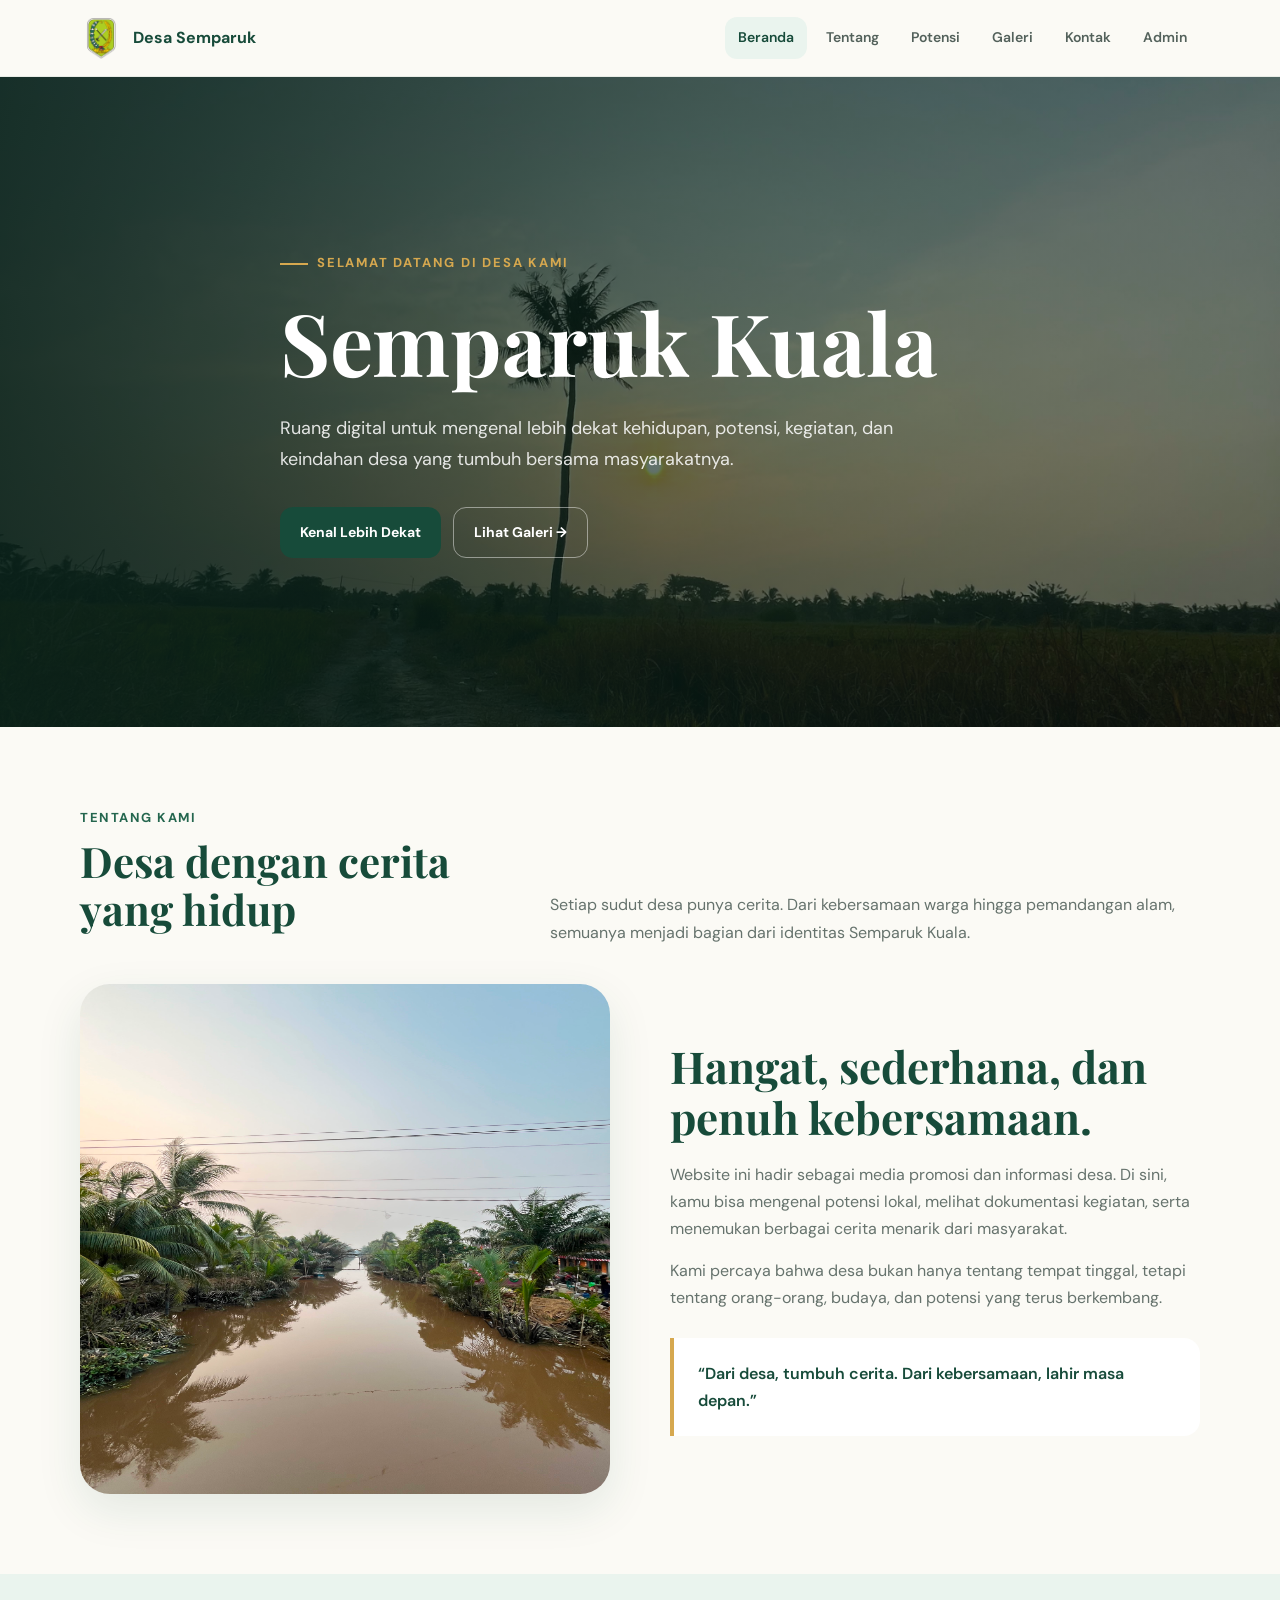
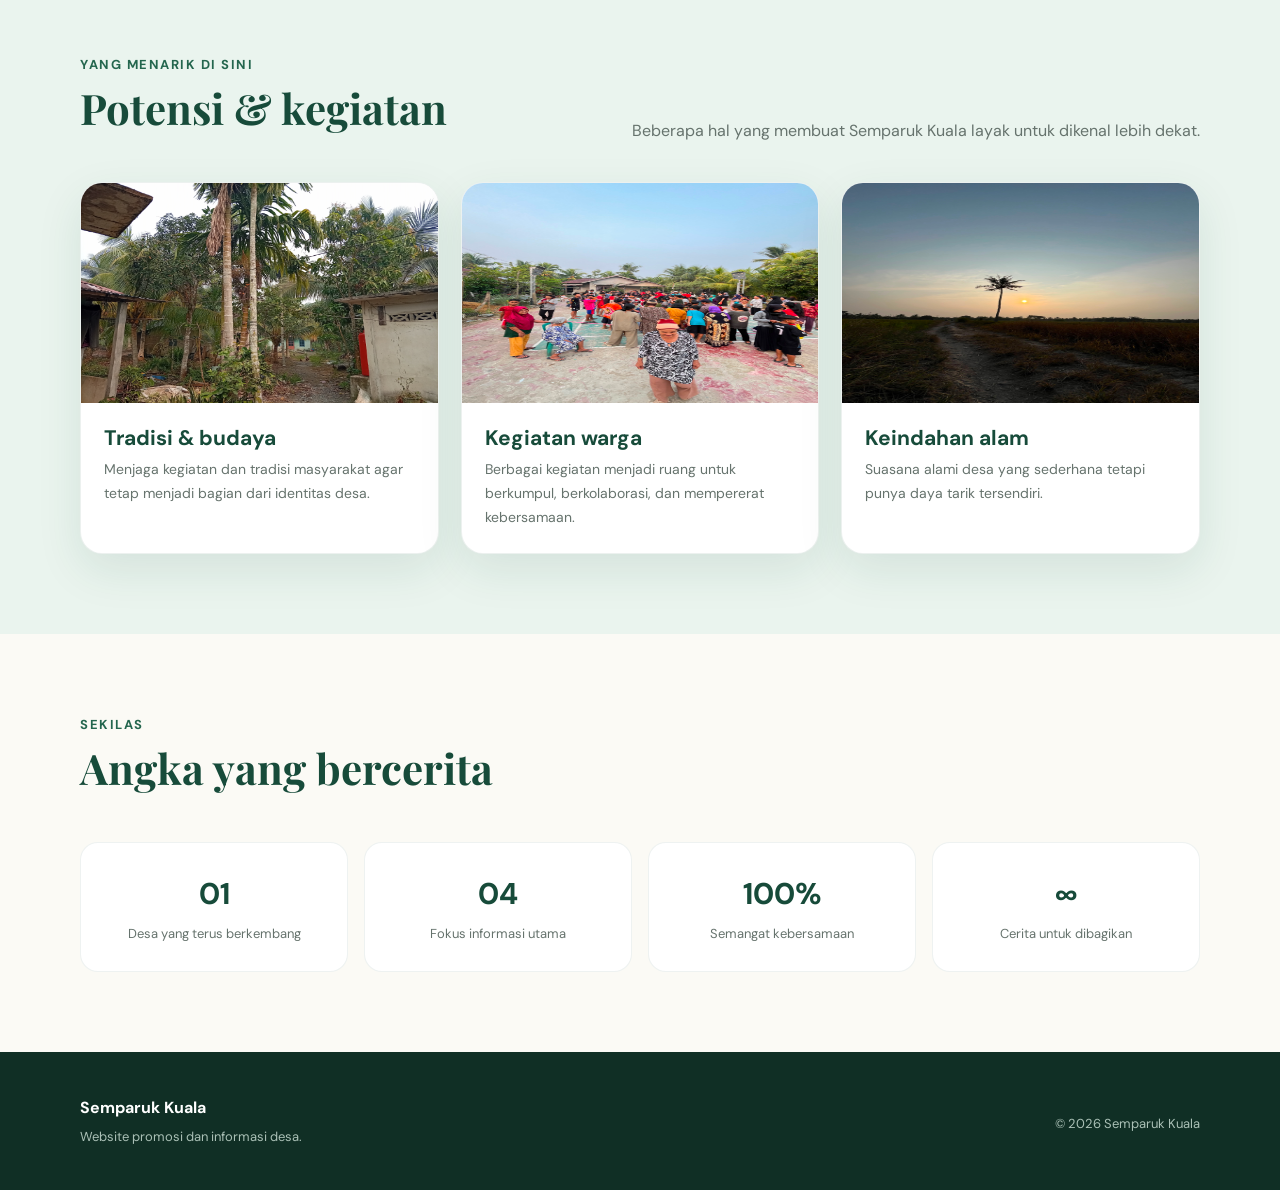
<file: index.html>
<!DOCTYPE html>
<html lang="id">

<head>
<meta charset="UTF-8">
<meta name="viewport" content="width=device-width, initial-scale=1.0">

<title>Semparuk Kuala — Desa yang Penuh Cerita</title>

<link rel="stylesheet" href="style.css">
</head>

<body>

<nav>
    <div class="container nav-inner">

        <!-- BRAND / LOGO DESA -->
        <a class="brand" href="index.html">

            <img
                class="brand-logo"
                src="logo_pemda.png"
                alt="Logo Desa Semparuk"
            >

            <strong>Desa Semparuk</strong>

        </a>


        <!-- NAVIGASI -->
        <div class="nav-links">

            <a class="active" href="index.html">
                Beranda
            </a>

            <a href="tentang.html">
                Tentang
            </a>

            <a href="potensi.html">
                Potensi
            </a>

            <a href="galeri.html">
                Galeri
            </a>

            <a href="kontak.html">
                Kontak
            </a>

            <a href="admin.html">
                Admin
            </a>

        </div>

    </div>
</nav>


<header class="hero">

    <div class="container hero-content">

        <div class="eyebrow">
            Selamat datang di desa kami
        </div>

        <h1>
            Semparuk Kuala
        </h1>

        <p>
            Ruang digital untuk mengenal lebih dekat kehidupan,
            potensi, kegiatan, dan keindahan desa yang tumbuh
            bersama masyarakatnya.
        </p>

        <div class="actions">

            <a
                class="btn btn-primary"
                href="tentang.html"
            >
                Kenal Lebih Dekat
            </a>

            <a
                class="btn btn-outline"
                href="galeri.html"
            >
                Lihat Galeri →
            </a>

        </div>

    </div>

</header>


<section class="section">

    <div class="container">

        <div class="section-head">

            <div>

                <div class="kicker">
                    Tentang kami
                </div>

                <h2>
                    Desa dengan cerita yang hidup
                </h2>

            </div>

            <p>
                Setiap sudut desa punya cerita.
                Dari kebersamaan warga hingga pemandangan alam,
                semuanya menjadi bagian dari identitas Semparuk Kuala.
            </p>

        </div>


        <div class="split">

            <img
                class="split-img"
                src="sungai.jpg"
                alt="Pemandangan sungai desa"
            >

            <div class="text">

                <h2>
                    Hangat, sederhana, dan penuh kebersamaan.
                </h2>

                <p>
                    Website ini hadir sebagai media promosi dan informasi desa.
                    Di sini, kamu bisa mengenal potensi lokal, melihat dokumentasi
                    kegiatan, serta menemukan berbagai cerita menarik dari masyarakat.
                </p>

                <p>
                    Kami percaya bahwa desa bukan hanya tentang tempat tinggal,
                    tetapi tentang orang-orang, budaya, dan potensi yang terus berkembang.
                </p>

                <div class="quote">
                    “Dari desa, tumbuh cerita. Dari kebersamaan, lahir masa depan.”
                </div>

            </div>

        </div>

    </div>

</section>


<section class="section soft">

    <div class="container">

        <div class="section-head">

            <div>

                <div class="kicker">
                    Yang menarik di sini
                </div>

                <h2>
                    Potensi & kegiatan
                </h2>

            </div>

            <p>
                Beberapa hal yang membuat Semparuk Kuala
                layak untuk dikenal lebih dekat.
            </p>

        </div>


        <div class="cards">

            <article class="card">

                <img
                    class="card-img"
                    src="pinang.jpg"
                    alt="Kegiatan pinang"
                >

                <div class="card-body">

                    <h3>
                        Tradisi & budaya
                    </h3>

                    <p>
                        Menjaga kegiatan dan tradisi masyarakat
                        agar tetap menjadi bagian dari identitas desa.
                    </p>

                </div>

            </article>


            <article class="card">

                <img
                    class="card-img"
                    src="lomba.jpg"
                    alt="Kegiatan lomba"
                >

                <div class="card-body">

                    <h3>
                        Kegiatan warga
                    </h3>

                    <p>
                        Berbagai kegiatan menjadi ruang untuk berkumpul,
                        berkolaborasi, dan mempererat kebersamaan.
                    </p>

                </div>

            </article>


            <article class="card">

                <img
                    class="card-img"
                    src="sunset.jpg"
                    alt="Pemandangan matahari terbenam"
                >

                <div class="card-body">

                    <h3>
                        Keindahan alam
                    </h3>

                    <p>
                        Suasana alami desa yang sederhana tetapi
                        punya daya tarik tersendiri.
                    </p>

                </div>

            </article>

        </div>

    </div>

</section>


<section class="section">

    <div class="container">

        <div class="section-head">

            <div>

                <div class="kicker">
                    Sekilas
                </div>

                <h2>
                    Angka yang bercerita
                </h2>

            </div>

        </div>


        <div class="stats">

            <div class="stat">

                <strong>
                    01
                </strong>

                <span>
                    Desa yang terus berkembang
                </span>

            </div>


            <div class="stat">

                <strong>
                    04
                </strong>

                <span>
                    Fokus informasi utama
                </span>

            </div>


            <div class="stat">

                <strong>
                    100%
                </strong>

                <span>
                    Semangat kebersamaan
                </span>

            </div>


            <div class="stat">

                <strong>
                    ∞
                </strong>

                <span>
                    Cerita untuk dibagikan
                </span>

            </div>

        </div>

    </div>

</section>


<footer>

    <div class="container footer-inner">

        <div>

            <strong>
                Semparuk Kuala
            </strong>

            <p>
                Website promosi dan informasi desa.
            </p>

        </div>

        <p>
            © 2026 Semparuk Kuala
        </p>

    </div>

</footer>


</body>
</html>
</file>
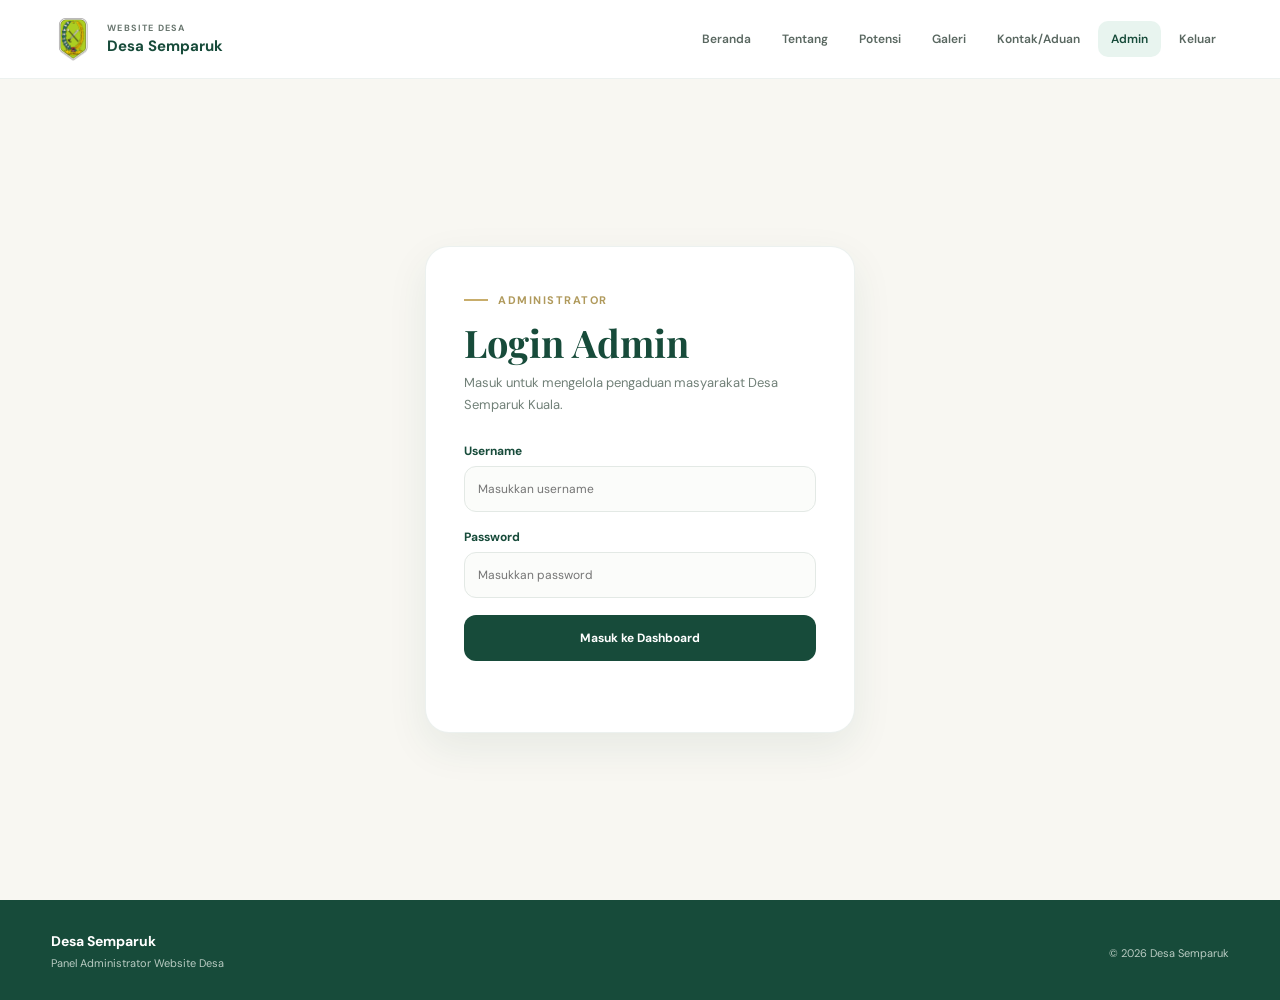
<file: admin.html>
<!DOCTYPE html>
<html lang="id">

<head>

<meta charset="UTF-8">
<meta name="viewport" content="width=device-width, initial-scale=1.0">

<title>Admin — Desa Semparuk</title>

<link rel="preconnect" href="https://fonts.googleapis.com">
<link rel="preconnect" href="https://fonts.gstatic.com" crossorigin>

<link href="https://fonts.googleapis.com/css2?family=DM+Sans:wght@400;500;600;700&family=Playfair+Display:wght@600;700&display=swap" rel="stylesheet">

<style>

:root{
    --green:#174b3a;
    --green2:#24664e;
    --mint:#e8f4ef;
    --cream:#f8f7f2;
    --dark:#24352e;
    --muted:#718078;
    --line:#e3e9e5;
    --white:#ffffff;
    --gold:#c8ad6b;
    --shadow:0 15px 40px rgba(23,75,58,.08);
}

*{
    box-sizing:border-box;
}

html{
    scroll-behavior:smooth;
}

body{
    margin:0;
    background:var(--cream);
    color:var(--dark);
    font-family:'DM Sans',sans-serif;
}

a{
    text-decoration:none;
    color:inherit;
}

button,
input,
select,
textarea{
    font-family:inherit;
}


/* =====================================================
   NAVBAR
===================================================== */

.navbar{
    background:#fff;
    border-bottom:1px solid rgba(23,75,58,.08);
    position:sticky;
    top:0;
    z-index:50;
}

.nav-container{
    width:min(1180px,92%);
    margin:auto;
    min-height:78px;

    display:flex;
    align-items:center;
    justify-content:space-between;

    gap:25px;
}

.brand{
    display:flex;
    align-items:center;
    gap:12px;
}

.brand-logo{
    width:44px;
    height:44px;

    object-fit:contain;

    display:block;
}

.brand-text strong{
    display:block;
    color:#69766f;
    font-size:9px;
    letter-spacing:1.2px;
}

.brand-text small{
    display:block;
    margin-top:2px;
    color:var(--green);
    font-size:15px;
    font-weight:700;
}

.nav-menu{
    display:flex;
    align-items:center;
    gap:5px;
}

.nav-menu a{
    color:#596760;
    font-size:12px;
    font-weight:600;
    padding:10px 13px;
    border-radius:10px;
    transition:.2s ease;
}

.nav-menu a:hover{
    background:var(--mint);
    color:var(--green);
}

.nav-menu a.active{
    background:var(--mint);
    color:var(--green);
}


/* =====================================================
   LOGIN
===================================================== */

.login-screen{
    min-height:calc(100vh - 79px);

    display:flex;
    align-items:center;
    justify-content:center;

    padding:50px 20px;

    background:var(--cream);
}

.login-box{
    width:min(430px,100%);

    background:#fff;

    padding:38px;

    border-radius:24px;

    border:1px solid rgba(23,75,58,.08);

    box-shadow:var(--shadow);
}

.login-box h1{
    margin:14px 0 8px;

    color:var(--green);

    font-family:'Playfair Display',serif;

    font-size:38px;

    line-height:1.15;
}

.login-box > p{
    margin:0 0 27px;

    color:var(--muted);

    font-size:13px;

    line-height:1.7;
}

.login-group{
    margin-bottom:17px;
}

.login-group label{
    display:block;

    margin-bottom:7px;

    color:var(--green);

    font-size:12px;

    font-weight:700;
}

.login-group input{
    width:100%;

    min-height:46px;

    padding:11px 13px;

    border:1px solid var(--line);

    border-radius:12px;

    background:#fbfcfa;

    color:var(--dark);

    outline:none;

    font-size:12px;

    transition:.2s ease;
}

.login-group input:focus{
    border-color:var(--green2);

    box-shadow:0 0 0 3px rgba(36,102,78,.08);
}

.login-btn{
    width:100%;

    min-height:46px;

    border:0;

    border-radius:12px;

    background:var(--green);

    color:#fff;

    font-size:12px;

    font-weight:700;

    cursor:pointer;

    transition:.2s ease;
}

.login-btn:hover{
    background:var(--green2);
    transform:translateY(-1px);
}

.login-message{
    min-height:18px;

    margin:15px 0 0;

    text-align:center;

    color:#b04a4a;

    font-size:12px;
}


/* =====================================================
   HEADER
===================================================== */

.admin-header{
    background:var(--mint);

    padding:70px 0 60px;

    border-bottom:1px solid rgba(23,75,58,.05);
}

.container{
    width:min(1180px,92%);
    margin:auto;
}

.eyebrow{
    display:inline-flex;

    align-items:center;

    gap:10px;

    color:#b09a5c;

    font-size:11px;

    font-weight:700;

    letter-spacing:1.5px;
}

.eyebrow::before{
    content:"";

    width:24px;
    height:2px;

    background:var(--gold);
}

.admin-header h1{
    margin:14px 0 12px;

    color:var(--green);

    font-family:'Playfair Display',serif;

    font-size:clamp(42px,6vw,64px);

    line-height:1.08;
}

.admin-header p{
    max-width:680px;

    color:var(--muted);

    font-size:14px;

    line-height:1.8;

    margin:0;
}

.admin-actions{
    display:flex;

    flex-wrap:wrap;

    gap:10px;

    margin-top:28px;
}


/* =====================================================
   BUTTON
===================================================== */

.admin-btn{
    display:inline-flex;

    align-items:center;
    justify-content:center;

    min-height:44px;

    padding:11px 18px;

    border:1px solid transparent;

    border-radius:12px;

    background:var(--green);

    color:#fff;

    font-size:12px;

    font-weight:700;

    cursor:pointer;

    transition:.2s ease;
}

.admin-btn:hover{
    background:var(--green2);
    transform:translateY(-1px);
}

.admin-btn.secondary{
    background:#fff;

    color:var(--green);

    border-color:var(--line);
}

.admin-btn.secondary:hover{
    background:#f4faf7;
}

.admin-btn:disabled{
    opacity:.6;

    cursor:not-allowed;

    transform:none;
}


/* =====================================================
   MAIN
===================================================== */

.section{
    padding:55px 0 75px;
}


/* =====================================================
   STATISTICS
===================================================== */

.admin-stats{
    display:grid;

    grid-template-columns:repeat(4,1fr);

    gap:17px;

    margin-bottom:28px;
}

.admin-stat{
    background:#fff;

    border:1px solid rgba(23,75,58,.08);

    border-radius:20px;

    padding:22px;

    box-shadow:var(--shadow);
}

.admin-stat span{
    display:block;

    color:var(--muted);

    font-size:12px;

    font-weight:500;

    margin-bottom:8px;
}

.admin-stat strong{
    display:block;

    color:var(--green);

    font-family:'Playfair Display',serif;

    font-size:32px;
}


/* =====================================================
   PANEL
===================================================== */

.admin-panel{
    background:#fff;

    border:1px solid rgba(23,75,58,.08);

    border-radius:24px;

    overflow:hidden;

    box-shadow:var(--shadow);
}

.admin-panel-header{
    padding:27px 28px;

    display:flex;

    align-items:flex-end;

    justify-content:space-between;

    gap:25px;

    border-bottom:1px solid var(--line);
}

.admin-panel-title{
    flex:1;
}

.admin-panel-header h2{
    margin:10px 0 4px;

    color:var(--green);

    font-family:'Playfair Display',serif;

    font-size:30px;
}

.admin-panel-header p{
    margin:0;

    color:var(--muted);

    font-size:12px;
}


/* =====================================================
   SEARCH
===================================================== */

.admin-search{
    width:300px;
    max-width:100%;
}

.admin-search input{
    width:100%;

    min-height:44px;

    padding:11px 14px;

    border:1px solid var(--line);

    border-radius:12px;

    background:#fbfcfa;

    color:var(--dark);

    outline:none;

    font-size:12px;
}

.admin-search input:focus{
    border-color:var(--green2);

    box-shadow:0 0 0 3px rgba(36,102,78,.08);
}


/* =====================================================
   TABLE
===================================================== */

.table-wrapper{
    width:100%;
    overflow-x:auto;
}

.aduan-table{
    width:100%;
    min-width:1250px;
    border-collapse:collapse;
}

.aduan-table th{
    padding:15px 14px;

    background:#f5f8f5;

    color:var(--green);

    font-size:11px;

    font-weight:700;

    text-align:left;

    white-space:nowrap;

    border-bottom:1px solid var(--line);
}

.aduan-table td{
    padding:16px 14px;

    color:#596760;

    font-size:12px;

    line-height:1.6;

    vertical-align:top;

    border-bottom:1px solid #edf0ed;
}

.aduan-table tbody tr:hover{
    background:#fbfdfb;
}

.nama-cell strong{
    display:block;
    color:var(--green);
    font-weight:700;
}

.judul-cell{
    color:var(--dark)!important;
    font-weight:700;
}

.isi-cell{
    max-width:270px;
    white-space:normal;
}

.token{
    display:inline-block;

    padding:5px 8px;

    background:var(--mint);

    color:var(--green);

    border-radius:8px;

    font-size:10px;

    font-weight:700;

    white-space:nowrap;
}


/* =====================================================
   STATUS
===================================================== */

.status-badge{
    display:inline-block;

    padding:6px 10px;

    border-radius:20px;

    font-size:10px;

    font-weight:700;

    white-space:nowrap;
}

.status-baru{
    background:#fff4d9;
    color:#916b20;
}

.status-diproses{
    background:#e7f0ff;
    color:#3d6190;
}

.status-selesai{
    background:#e4f4eb;
    color:#287052;
}


/* =====================================================
   BALASAN
===================================================== */

.balasan-cell{
    min-width:220px;
    max-width:280px;
}

.balasan-text{
    color:#66736d;

    font-size:11px;

    line-height:1.6;
}

.balasan-kosong{
    color:#a0aaa5;
    font-style:italic;
}

.admin-reply-btn{
    margin-top:9px;

    padding:7px 10px;

    border:0;

    border-radius:9px;

    background:var(--green);

    color:#fff;

    font-size:10px;

    font-weight:700;

    cursor:pointer;

    transition:.2s ease;
}

.admin-reply-btn:hover{
    background:var(--green2);
}


/* =====================================================
   MESSAGE
===================================================== */

.table-message{
    padding:60px 20px!important;

    text-align:center!important;

    color:var(--muted)!important;
}

.table-message strong{
    display:block;

    color:var(--green);

    font-size:17px;

    margin-bottom:5px;
}


/* =====================================================
   FOOTER
===================================================== */

.footer{
    background:var(--green);

    color:#dbe8e1;

    padding:30px 0;
}

.footer-content{
    width:min(1180px,92%);

    margin:auto;

    display:flex;

    justify-content:space-between;

    align-items:center;

    gap:20px;
}

.footer strong{
    color:#fff;
    font-size:14px;
}

.footer p{
    margin:5px 0 0;

    font-size:11px;

    color:#b9cbc2;
}


/* =====================================================
   MODAL
===================================================== */

.modal{
    display:none;

    position:fixed;

    inset:0;

    z-index:100;

    padding:20px;

    background:rgba(10,35,27,.55);

    align-items:center;

    justify-content:center;
}

.modal.show{
    display:flex;
}

.modal-box{
    width:min(560px,100%);

    background:#fff;

    border-radius:24px;

    padding:30px;

    box-shadow:0 25px 70px rgba(0,0,0,.18);

    animation:modalIn .2s ease;
}

@keyframes modalIn{

    from{
        opacity:0;
        transform:translateY(10px);
    }

    to{
        opacity:1;
        transform:translateY(0);
    }

}

.modal-box h2{
    margin:0 0 7px;

    color:var(--green);

    font-family:'Playfair Display',serif;

    font-size:30px;
}

.modal-info{
    margin:0 0 22px;

    color:var(--muted);

    font-size:12px;
}

.modal-box label{
    display:block;

    margin-bottom:7px;

    color:var(--green);

    font-size:12px;

    font-weight:700;
}

.modal-box select,
.modal-box textarea{
    width:100%;

    border:1px solid var(--line);

    border-radius:12px;

    padding:12px 13px;

    background:#fbfcfa;

    color:var(--dark);

    outline:none;

    font-size:12px;

    margin-bottom:17px;
}

.modal-box select{
    min-height:44px;
}

.modal-box textarea{
    min-height:130px;
    resize:vertical;
}

.modal-box select:focus,
.modal-box textarea:focus{
    border-color:var(--green2);

    box-shadow:0 0 0 3px rgba(36,102,78,.08);
}

.modal-actions{
    display:flex;

    justify-content:flex-end;

    gap:10px;

    flex-wrap:wrap;
}


/* =====================================================
   MOBILE
===================================================== */

@media(max-width:850px){

    .nav-container{
        min-height:70px;
    }

    .nav-menu{
        overflow-x:auto;
        max-width:55%;
    }

    .nav-menu a{
        white-space:nowrap;
        padding:8px 9px;
        font-size:10px;
    }

    .admin-stats{
        grid-template-columns:1fr 1fr;
    }

    .admin-panel-header{
        align-items:stretch;
        flex-direction:column;
    }

    .admin-search{
        width:100%;
    }

}

@media(max-width:560px){

    .admin-header{
        padding:50px 0 45px;
    }

    .admin-header h1{
        font-size:42px;
    }

    .section{
        padding:35px 0 55px;
    }

    .admin-stats{
        gap:10px;
    }

    .admin-stat{
        padding:17px;
    }

    .admin-stat strong{
        font-size:27px;
    }

    .admin-panel{
        border-radius:18px;
    }

    .admin-panel-header{
        padding:22px;
    }

    .admin-panel-header h2{
        font-size:27px;
    }

    .footer-content{
        flex-direction:column;
        align-items:flex-start;
    }

    .modal-box{
        padding:24px 20px;
        border-radius:20px;
    }

    .login-box{
        padding:28px 22px;
    }

    .brand-logo{
        width:38px;
        height:38px;
    }

    .brand-text small{
        font-size:13px;
    }

}

</style>

</head>

<body>


<!-- =====================================================
     NAVBAR
===================================================== -->

<nav class="navbar">

<div class="nav-container">

<a href="index.html" class="brand">

<img
    src="logo_pemda.png"
    alt="Logo Pemerintah Daerah"
    class="brand-logo"
>

<span class="brand-text">

<strong>
WEBSITE DESA
</strong>

<small>
Desa Semparuk
</small>

</span>

</a>


<div class="nav-menu">

<a href="index.html">
Beranda
</a>

<a href="tentang.html">
Tentang
</a>

<a href="potensi.html">
Potensi
</a>

<a href="galeri.html">
Galeri
</a>

<a href="kontak.html">
Kontak/Aduan
</a>

<a href="admin.html" class="active">
Admin
</a>

<a href="#" onclick="keluarAdmin(); return false;">
Keluar
</a>

</div>

</div>

</nav>


<!-- =====================================================
     LOGIN SCREEN
===================================================== -->

<section
    id="loginScreen"
    class="login-screen"
>

<div class="login-box">

<span class="eyebrow">
ADMINISTRATOR
</span>

<h1>
Login Admin
</h1>

<p>
Masuk untuk mengelola pengaduan masyarakat
Desa Semparuk Kuala.
</p>


<form id="loginForm">


<div class="login-group">

<label for="loginUsername">
Username
</label>

<input
    type="text"
    id="loginUsername"
    placeholder="Masukkan username"
    autocomplete="username"
    required
>

</div>


<div class="login-group">

<label for="loginPassword">
Password
</label>

<input
    type="password"
    id="loginPassword"
    placeholder="Masukkan password"
    autocomplete="current-password"
    required
>

</div>


<button
    type="submit"
    class="login-btn"
>
Masuk ke Dashboard
</button>


<p
    id="loginMessage"
    class="login-message"
></p>


</form>

</div>

</section>


<!-- =====================================================
     DASHBOARD
===================================================== -->

<div
    id="dashboardContent"
    style="display:none;"
>


<header class="admin-header">

<div class="container">

<span class="eyebrow">
ADMINISTRATOR
</span>

<h1>
Dashboard Pengaduan
</h1>

<p>
Kelola pengaduan masyarakat Desa Semparuk Kuala,
periksa status pengaduan, dan berikan balasan
kepada masyarakat.
</p>

<div class="admin-actions">

<button
    type="button"
    class="admin-btn"
    onclick="muatData()"
>
↻ Muat Data
</button>

<a
    href="kontak.html"
    class="admin-btn secondary"
>
← Lihat Halaman Aduan
</a>

</div>

</div>

</header>


<main>

<section class="section">

<div class="container">


<!-- STATISTIK -->

<div class="admin-stats">

<div class="admin-stat">

<span>
Total Pengaduan
</span>

<strong id="totalAduan">
0
</strong>

</div>


<div class="admin-stat">

<span>
Pengaduan Baru
</span>

<strong id="totalBaru">
0
</strong>

</div>


<div class="admin-stat">

<span>
Sedang Diproses
</span>

<strong id="totalProses">
0
</strong>

</div>


<div class="admin-stat">

<span>
Selesai
</span>

<strong id="totalSelesai">
0
</strong>

</div>

</div>


<!-- PANEL -->

<div class="admin-panel">

<div class="admin-panel-header">

<div class="admin-panel-title">

<span class="eyebrow">
DATA MASYARAKAT
</span>

<h2>
Daftar Pengaduan
</h2>

<p>
Data pengaduan yang tersimpan di Google Sheets.
</p>

</div>


<div class="admin-search">

<input
    type="search"
    id="searchAduan"
    placeholder="Cari nama, token, atau judul..."
    oninput="filterAduan()"
>

</div>

</div>


<div class="table-wrapper">

<table class="aduan-table">

<thead>

<tr>

<th>NO</th>
<th>TANGGAL</th>
<th>TOKEN PENGADUAN</th>
<th>NAMA</th>
<th>EMAIL</th>
<th>KATEGORI</th>
<th>JUDUL ADUAN</th>
<th>ISI ADUAN</th>
<th>STATUS</th>
<th>BALASAN</th>

</tr>

</thead>


<tbody id="tabelAduan">

<tr>

<td
    colspan="10"
    class="table-message"
>

<strong>
Silakan login
</strong>

Masuk sebagai administrator untuk melihat data.

</td>

</tr>

</tbody>

</table>

</div>

</div>

</div>

</section>

</main>

</div>


<!-- =====================================================
     FOOTER
===================================================== -->

<footer class="footer">

<div class="footer-content">

<div>

<strong>
Desa Semparuk
</strong>

<p>
Panel Administrator Website Desa
</p>

</div>

<p>
© 2026 Desa Semparuk
</p>

</div>

</footer>


<!-- =====================================================
     MODAL BALASAN
===================================================== -->

<div
    class="modal"
    id="modalBalasan"
>

<div class="modal-box">

<h2>
Balas Pengaduan
</h2>

<p
    class="modal-info"
    id="modalInfo"
>
Token pengaduan
</p>


<label for="modalStatus">
Status Pengaduan
</label>

<select id="modalStatus">

<option value="Baru">
Baru
</option>

<option value="Diproses">
Diproses
</option>

<option value="Selesai">
Selesai
</option>

</select>


<label for="modalBalasanText">
Balasan Admin
</label>

<textarea
    id="modalBalasanText"
    placeholder="Tulis balasan untuk masyarakat..."
></textarea>


<div class="modal-actions">

<button
    type="button"
    class="admin-btn secondary"
    onclick="tutupModal()"
>
Batal
</button>

<button
    type="button"
    class="admin-btn"
    id="btnSimpan"
    onclick="simpanBalasan()"
>
Simpan Balasan
</button>

</div>

</div>

</div>


<script>

/* =====================================================
   GOOGLE APPS SCRIPT
===================================================== */

const SCRIPT_URL =
"https://script.google.com/macros/s/AKfycbyPB0o6uoS_AK0VI01wySdgXW8JcBAwqpUlMcpKZTPSrpMHXiz6k0tQaKuLqBnZj4CR3A/exec";


/* =====================================================
   DATA LOGIN
===================================================== */

const ADMIN_USERNAME = "SAIRA";
const ADMIN_PASSWORD = "admin123";


/* =====================================================
   DATA
===================================================== */

let semuaAduan = [];

let aduanDipilih = null;


/* =====================================================
   ELEMEN
===================================================== */

const loginScreen =
    document.getElementById("loginScreen");

const dashboardContent =
    document.getElementById("dashboardContent");

const loginForm =
    document.getElementById("loginForm");

const loginMessage =
    document.getElementById("loginMessage");


/* =====================================================
   LOGIN
===================================================== */

loginForm.addEventListener(
    "submit",
    function(e){

        e.preventDefault();

        const username =
            document.getElementById(
                "loginUsername"
            )
            .value
            .trim();

        const password =
            document.getElementById(
                "loginPassword"
            )
            .value;

        if(
            username === ADMIN_USERNAME &&
            password === ADMIN_PASSWORD
        ){

            sessionStorage.setItem(
                "adminLogin",
                "true"
            );

            loginMessage.textContent = "";

            loginScreen.style.display =
                "none";

            dashboardContent.style.display =
                "block";

            muatData();

        }

        else{

            loginMessage.textContent =
                "Username atau password salah.";

            document.getElementById(
                "loginPassword"
            ).value = "";

        }

    }
);


/* =====================================================
   CEK SESSION
===================================================== */

function cekSession(){

    const login =
        sessionStorage.getItem(
            "adminLogin"
        );

    if(login === "true"){

        loginScreen.style.display =
            "none";

        dashboardContent.style.display =
            "block";

        muatData();

    }

    else{

        loginScreen.style.display =
            "flex";

        dashboardContent.style.display =
            "none";

    }

}


/* =====================================================
   KELUAR ADMIN
===================================================== */

function keluarAdmin(){

    sessionStorage.removeItem(
        "adminLogin"
    );

    dashboardContent.style.display =
        "none";

    loginScreen.style.display =
        "flex";

    document.getElementById(
        "loginUsername"
    ).value = "";

    document.getElementById(
        "loginPassword"
    ).value = "";

    loginMessage.textContent = "";

    tutupModal();

    window.scrollTo(
        0,
        0
    );

}


/* =====================================================
   NORMALISASI DATA
===================================================== */

function normalisasiAduan(item){

    return {

        no:
            item.nomor ??
            item.no ??
            item.NO ??
            "",

        tanggal:
            item.tanggal ??
            item.TANGGAL ??
            "",

        token:
            item.token ??
            item.tokenPengaduan ??
            item.TOKEN ??
            "",

        nama:
            item.nama ??
            item.NAMA ??
            "",

        email:
            item.email ??
            item.EMAIL ??
            "",

        kategori:
            item.kategori ??
            item.KATEGORI ??
            "",

        judul:
            item.judul ??
            item.judulAduan ??
            item["judul aduan"] ??
            item["JUDUL ADUAN"] ??
            "",

        isi:
            item.isi ??
            item.isiAduan ??
            item["isi aduan"] ??
            item["ISI ADUAN"] ??
            "",

        status:
            item.status ??
            item.STATUS ??
            "Baru",

        balasan:
            item.balasan ??
            item.BALASAN ??
            ""

    };

}


/* =====================================================
   MUAT DATA
===================================================== */

async function muatData(){

    if(
        sessionStorage.getItem(
            "adminLogin"
        ) !== "true"
    ){

        return;

    }

    const tabel =
        document.getElementById(
            "tabelAduan"
        );

    tabel.innerHTML = `

        <tr>

            <td
                colspan="10"
                class="table-message"
            >

                <strong>
                Memuat data...
                </strong>

                Mengambil data pengaduan dari Google Sheets.

            </td>

        </tr>

    `;

    try{

        const url =
            SCRIPT_URL +
            "?action=list" +
            "&username=" +
            encodeURIComponent(
                ADMIN_USERNAME
            ) +
            "&password=" +
            encodeURIComponent(
                ADMIN_PASSWORD
            );

        const response =
            await fetch(url);

        if(!response.ok){

            throw new Error(
                "HTTP error " +
                response.status
            );

        }

        const data =
            await response.json();

        if(
            !data ||
            !data.success
        ){

            throw new Error(
                data?.message ||
                "Data tidak dapat diambil."
            );

        }

        const rawData =
            Array.isArray(data.data)
            ? data.data
            : [];

        semuaAduan =
            rawData.map(
                normalisasiAduan
            );

        tampilkanAduan(
            semuaAduan
        );

        updateStatistik(
            semuaAduan
        );

    }

    catch(error){

        console.error(
            "Gagal mengambil data:",
            error
        );

        tabel.innerHTML = `

            <tr>

                <td
                    colspan="10"
                    class="table-message"
                >

                    <strong>
                    Data belum dapat dimuat
                    </strong>

                    ${escapeHTML(
                        error.message ||
                        "Terjadi kesalahan."
                    )}

                    <br><br>

                    <button
                        type="button"
                        class="admin-btn"
                        onclick="muatData()"
                    >
                    Coba Lagi
                    </button>

                </td>

            </tr>

        `;

    }

}


/* =====================================================
   TAMPILKAN DATA
===================================================== */

function tampilkanAduan(data){

    const tabel =
        document.getElementById(
            "tabelAduan"
        );

    if(!data.length){

        tabel.innerHTML = `

            <tr>

                <td
                    colspan="10"
                    class="table-message"
                >

                    <strong>
                    Belum ada pengaduan
                    </strong>

                    Pengaduan masyarakat akan muncul di sini.

                </td>

            </tr>

        `;

        return;

    }

    tabel.innerHTML =
        data.map(
            (aduan)=>{

                const status =
                    aduan.status ||
                    "Baru";

                const statusClass =
                    String(status)
                    .toLowerCase()
                    .replace(
                        /\s+/g,
                        "-"
                    );

                const originalIndex =
                    semuaAduan.indexOf(
                        aduan
                    );

                return `

                <tr>

                    <td>
                        ${escapeHTML(
                            aduan.no || "-"
                        )}
                    </td>

                    <td>
                        ${escapeHTML(
                            aduan.tanggal || "-"
                        )}
                    </td>

                    <td>

                        <span class="token">

                            ${escapeHTML(
                                aduan.token || "-"
                            )}

                        </span>

                    </td>

                    <td class="nama-cell">

                        <strong>

                            ${escapeHTML(
                                aduan.nama || "-"
                            )}

                        </strong>

                    </td>

                    <td>

                        ${escapeHTML(
                            aduan.email || "-"
                        )}

                    </td>

                    <td>

                        ${escapeHTML(
                            aduan.kategori || "-"
                        )}

                    </td>

                    <td class="judul-cell">

                        ${escapeHTML(
                            aduan.judul || "-"
                        )}

                    </td>

                    <td class="isi-cell">

                        ${escapeHTML(
                            aduan.isi || "-"
                        )}

                    </td>

                    <td>

                        <span
                            class="status-badge status-${escapeHTML(
                                statusClass
                            )}"
                        >

                            ${escapeHTML(
                                status
                            )}

                        </span>

                    </td>

                    <td class="balasan-cell">

                        ${
                            aduan.balasan

                            ?

                            `

                            <div class="balasan-text">

                                ${escapeHTML(
                                    aduan.balasan
                                )}

                            </div>

                            `

                            :

                            `

                            <div
                                class="balasan-text balasan-kosong"
                            >

                                Belum ada balasan.

                            </div>

                            `
                        }

                        <button
                            type="button"
                            class="admin-reply-btn"
                            onclick="bukaModal(${originalIndex})"
                        >

                            ${
                                aduan.balasan
                                ? "Ubah Balasan"
                                : "Balas Aduan"
                            }

                        </button>

                    </td>

                </tr>

                `;

            }
        )
        .join("");

}


/* =====================================================
   STATISTIK
===================================================== */

function updateStatistik(data){

    let baru = 0;
    let proses = 0;
    let selesai = 0;

    data.forEach(
        aduan=>{

            const status =
                String(
                    aduan.status ||
                    ""
                )
                .toLowerCase()
                .trim();

            if(
                status === "baru"
            ){

                baru++;

            }

            else if(
                status === "diproses"
            ){

                proses++;

            }

            else if(
                status === "selesai"
            ){

                selesai++;

            }

        }
    );

    document.getElementById(
        "totalAduan"
    ).textContent =
        data.length;

    document.getElementById(
        "totalBaru"
    ).textContent =
        baru;

    document.getElementById(
        "totalProses"
    ).textContent =
        proses;

    document.getElementById(
        "totalSelesai"
    ).textContent =
        selesai;

}


/* =====================================================
   SEARCH
===================================================== */

function filterAduan(){

    const keyword =
        document.getElementById(
            "searchAduan"
        )
        .value
        .toLowerCase()
        .trim();

    if(!keyword){

        tampilkanAduan(
            semuaAduan
        );

        return;

    }

    const hasil =
        semuaAduan.filter(
            aduan=>{

                return [

                    aduan.nama,
                    aduan.email,
                    aduan.token,
                    aduan.kategori,
                    aduan.judul,
                    aduan.isi,
                    aduan.status,
                    aduan.balasan

                ]
                .some(
                    value=>

                        String(
                            value || ""
                        )
                        .toLowerCase()
                        .includes(
                            keyword
                        )
                );

            }
        );

    tampilkanAduan(
        hasil
    );

}


/* =====================================================
   BUKA MODAL
===================================================== */

function bukaModal(index){

    aduanDipilih =
        semuaAduan[index];

    if(!aduanDipilih){
        return;
    }

    document.getElementById(
        "modalInfo"
    )
    .textContent =
        "Token: " +
        (
            aduanDipilih.token ||
            "-"
        );

    document.getElementById(
        "modalStatus"
    )
    .value =
        aduanDipilih.status ===
        "Menunggu"
        ? "Baru"
        :
        (
            aduanDipilih.status ||
            "Baru"
        );

    document.getElementById(
        "modalBalasanText"
    )
    .value =
        aduanDipilih.balasan ||
        "";

    document.getElementById(
        "modalBalasan"
    )
    .classList.add(
        "show"
    );

}


/* =====================================================
   TUTUP MODAL
===================================================== */

function tutupModal(){

    const modal =
        document.getElementById(
            "modalBalasan"
        );

    if(modal){

        modal.classList.remove(
            "show"
        );

    }

    document.getElementById(
        "modalBalasanText"
    ).value = "";

    aduanDipilih =
        null;

}


/* =====================================================
   SIMPAN BALASAN
===================================================== */

async function simpanBalasan(){

    if(!aduanDipilih){

        alert(
            "Pengaduan belum dipilih."
        );

        return;

    }

    const status =
        document.getElementById(
            "modalStatus"
        )
        .value;

    const balasan =
        document.getElementById(
            "modalBalasanText"
        )
        .value
        .trim();

    if(!balasan){

        alert(
            "Silakan isi balasan terlebih dahulu."
        );

        return;

    }

    const tombol =
        document.getElementById(
            "btnSimpan"
        );

    tombol.disabled = true;

    tombol.textContent =
        "Menyimpan...";

    try{

        const data =
            new URLSearchParams();

        data.append(
            "action",
            "reply"
        );

        data.append(
            "username",
            ADMIN_USERNAME
        );

        data.append(
            "password",
            ADMIN_PASSWORD
        );

        data.append(
            "token",
            aduanDipilih.token ||
            ""
        );

        data.append(
            "reply",
            balasan
        );

        data.append(
            "status",
            status
        );

        const response =
            await fetch(
                SCRIPT_URL,
                {
                    method:"POST",
                    body:data
                }
            );

        const result =
            await response.json();

        if(
            !result ||
            !result.success
        ){

            throw new Error(
                result?.message ||
                "Balasan gagal disimpan."
            );

        }

        aduanDipilih.status =
            status;

        aduanDipilih.balasan =
            balasan;

        tampilkanAduan(
            semuaAduan
        );

        updateStatistik(
            semuaAduan
        );

        tutupModal();

        alert(
            "Balasan berhasil disimpan."
        );

    }

    catch(error){

        console.error(
            "Gagal menyimpan balasan:",
            error
        );

        alert(
            "Balasan gagal disimpan.\n\n" +
            (
                error.message ||
                "Terjadi kesalahan."
            )
        );

    }

    tombol.disabled = false;

    tombol.textContent =
        "Simpan Balasan";

}


/* =====================================================
   ESCAPE HTML
===================================================== */

function escapeHTML(value){

    if(
        value === null ||
        value === undefined
    ){

        return "";

    }

    return String(value)

        .replace(
            /&/g,
            "&amp;"
        )

        .replace(
            /</g,
            "&lt;"
        )

        .replace(
            />/g,
            "&gt;"
        )

        .replace(
            /"/g,
            "&quot;"
        )

        .replace(
            /'/g,
            "&#039;"
        );

}


/* =====================================================
   KLIK LUAR MODAL
===================================================== */

document
    .getElementById(
        "modalBalasan"
    )
    .addEventListener(
        "click",
        function(e){

            if(
                e.target === this
            ){

                tutupModal();

            }

        }
    );


/* =====================================================
   ESC UNTUK TUTUP MODAL
===================================================== */

document.addEventListener(
    "keydown",
    function(e){

        if(
            e.key === "Escape"
        ){

            tutupModal();

        }

    }
);


/* =====================================================
   MULAI
===================================================== */

cekSession();

</script>

</body>

</html>
</file>
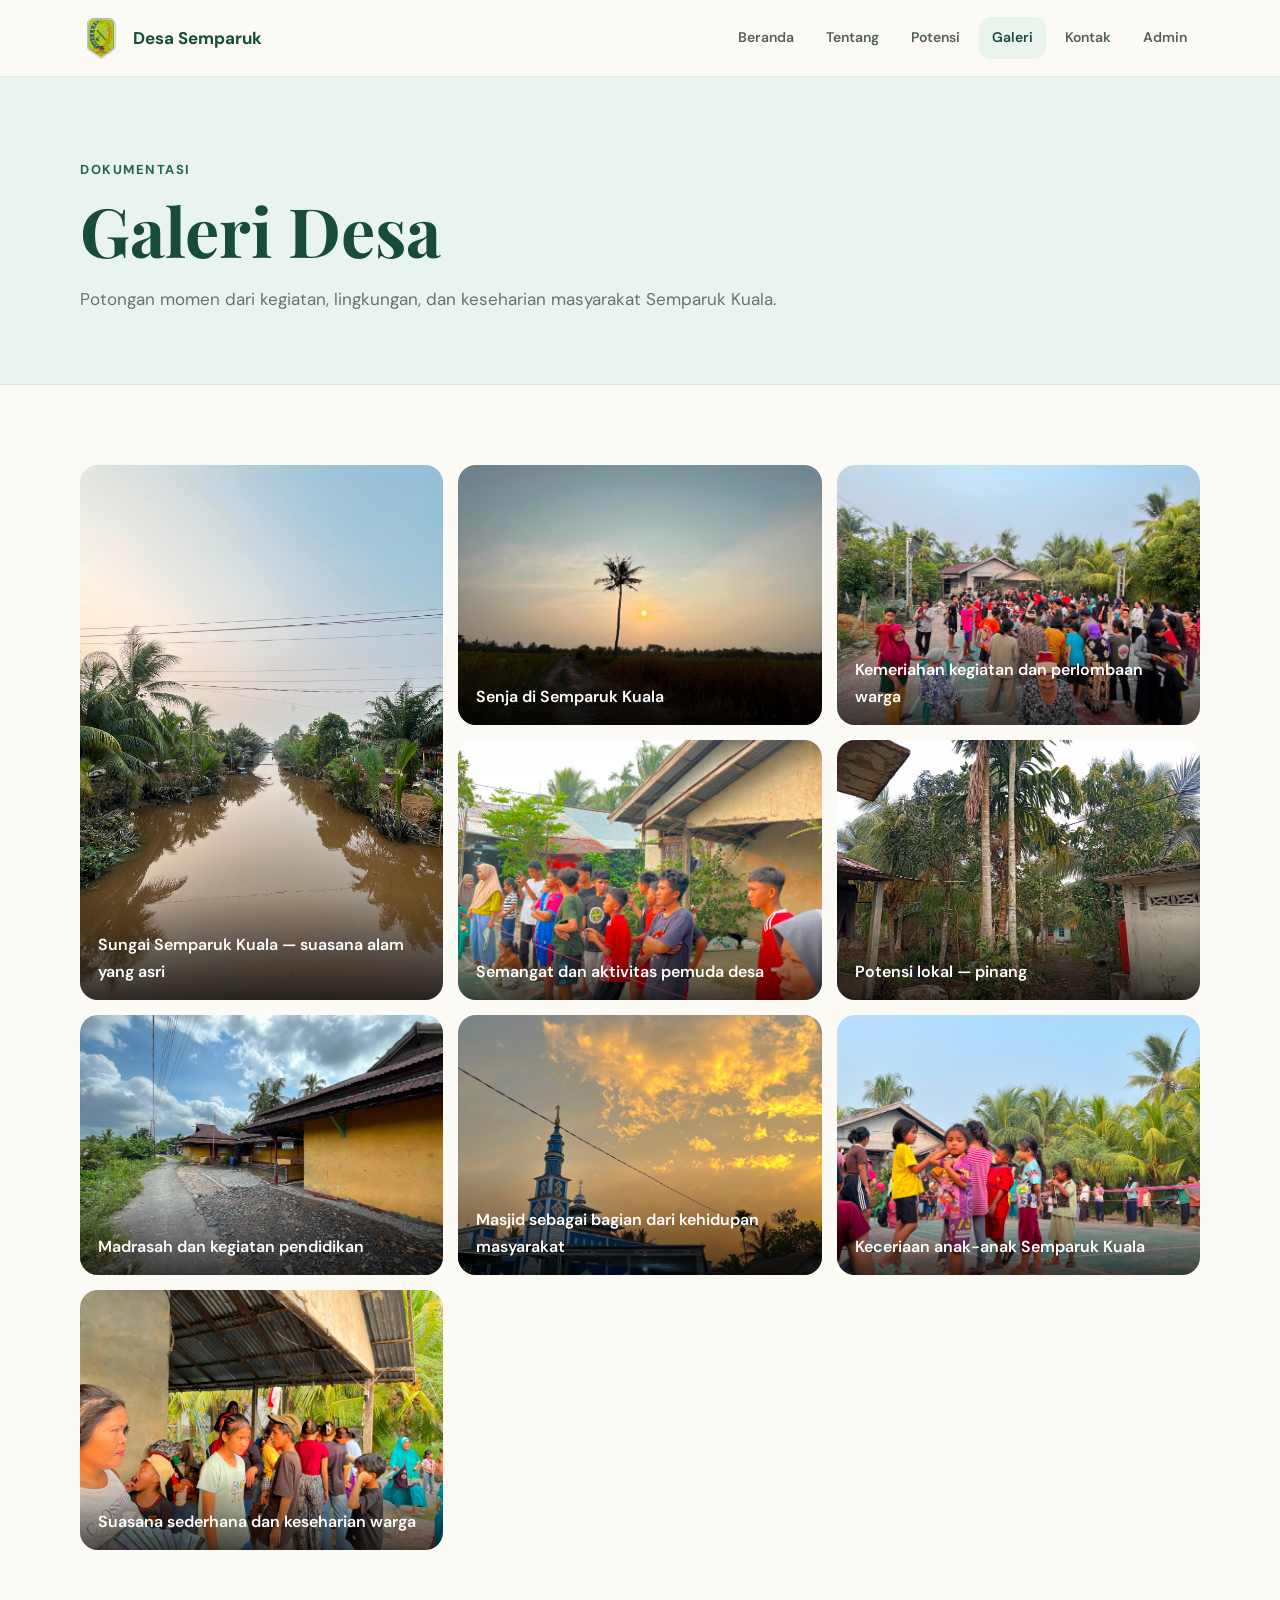
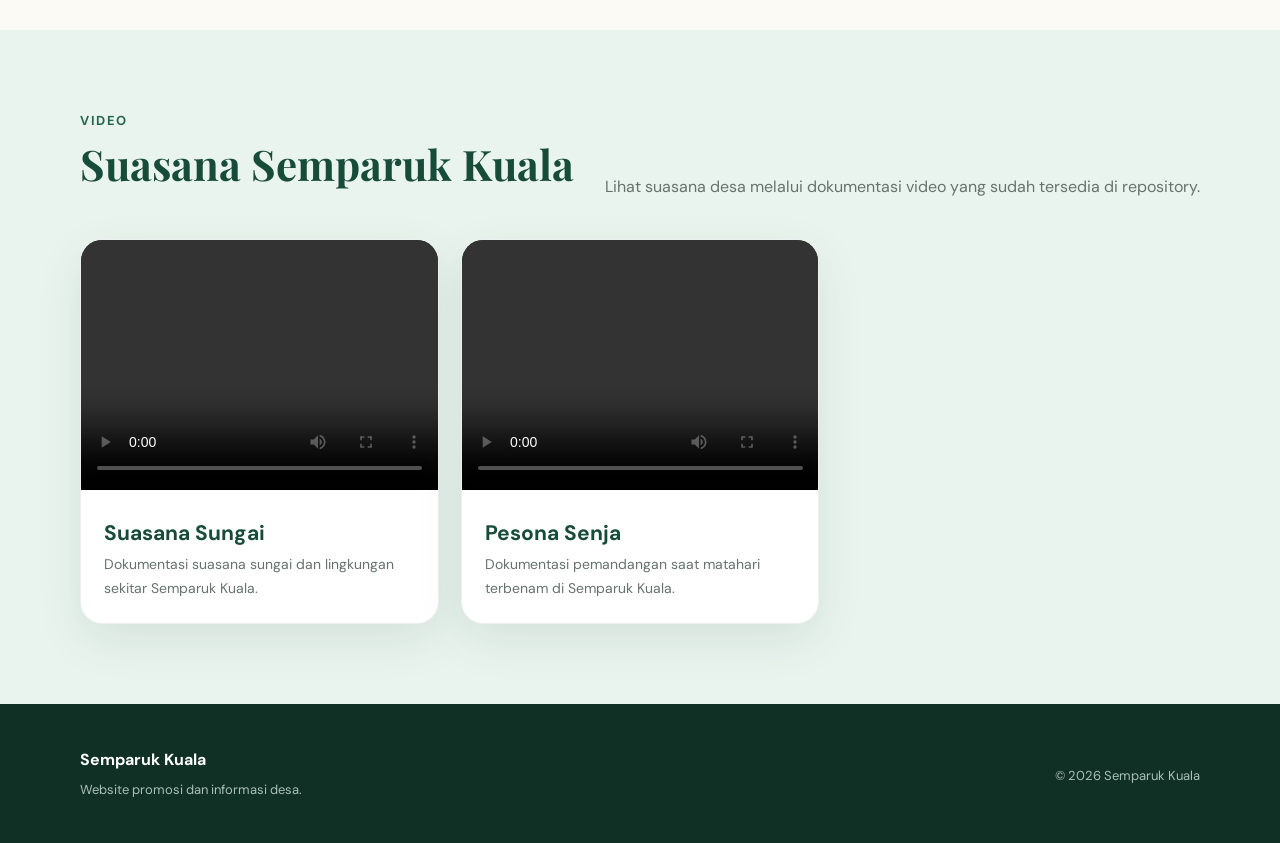
<file: galeri.html>
<!DOCTYPE html>
<html lang="id">

<head>
    <meta charset="UTF-8">
    <meta name="viewport" content="width=device-width, initial-scale=1.0">

    <title>Galeri — Semparuk Kuala</title>

    <link rel="stylesheet" href="style.css">
</head>

<body>

    <!-- NAVBAR -->
    <nav>
        <div class="container nav-inner">

            <a class="brand" href="index.html">

                <img
                    class="brand-logo"
                    src="logo_pemda.png"
                    alt="Logo Pemerintah Desa"
                >

                <span class="brand-text">
                    <strong>Desa Semparuk</strong>
                </span>

            </a>

            <div class="nav-links">

                <a href="index.html">
                    Beranda
                </a>

                <a href="tentang.html">
                    Tentang
                </a>

                <a href="potensi.html">
                    Potensi
                </a>

                <a class="active" href="galeri.html">
                    Galeri
                </a>

                <a href="kontak.html">
                    Kontak
                </a>

                <a href="admin.html">
                    Admin
                </a>

            </div>

        </div>
    </nav>


    <!-- PAGE HERO -->
    <header class="page-hero">

        <div class="container">

            <div class="kicker">
                Dokumentasi
            </div>

            <h1>
                Galeri Desa
            </h1>

            <p>
                Potongan momen dari kegiatan, lingkungan, dan keseharian
                masyarakat Semparuk Kuala.
            </p>

        </div>

    </header>


    <!-- GALERI FOTO -->
    <section class="section">

        <div class="container">

            <div class="gallery">

                <figure class="tall">
                    <img
                        src="sungai.jpg"
                        alt="Sungai Semparuk Kuala"
                    >
                    <figcaption>
                        Sungai Semparuk Kuala — suasana alam yang asri
                    </figcaption>
                </figure>

                <figure>
                    <img
                        src="sunset.jpg"
                        alt="Pemandangan matahari terbenam"
                    >
                    <figcaption>
                        Senja di Semparuk Kuala
                    </figcaption>
                </figure>

                <figure>
                    <img
                        src="lomba.jpg"
                        alt="Kegiatan perlombaan desa"
                    >
                    <figcaption>
                        Kemeriahan kegiatan dan perlombaan warga
                    </figcaption>
                </figure>

                <figure>
                    <img
                        src="pemuda.jpg"
                        alt="Kegiatan pemuda desa"
                    >
                    <figcaption>
                        Semangat dan aktivitas pemuda desa
                    </figcaption>
                </figure>

                <figure>
                    <img
                        src="pinang.jpg"
                        alt="Potensi pinang"
                    >
                    <figcaption>
                        Potensi lokal — pinang
                    </figcaption>
                </figure>

                <figure>
                    <img
                        src="madrasah.jpg"
                        alt="Madrasah desa"
                    >
                    <figcaption>
                        Madrasah dan kegiatan pendidikan
                    </figcaption>
                </figure>

                <figure>
                    <img
                        src="masjid.jpg"
                        alt="Masjid desa"
                    >
                    <figcaption>
                        Masjid sebagai bagian dari kehidupan masyarakat
                    </figcaption>
                </figure>

                <figure>
                    <img
                        src="anak.jpg"
                        alt="Anak-anak desa"
                    >
                    <figcaption>
                        Keceriaan anak-anak Semparuk Kuala
                    </figcaption>
                </figure>

                <figure>
                    <img
                        src="teras.jpg"
                        alt="Suasana teras rumah"
                    >
                    <figcaption>
                        Suasana sederhana dan keseharian warga
                    </figcaption>
                </figure>

            </div>

        </div>

    </section>


    <!-- VIDEO -->
    <section class="section soft">

        <div class="container">

            <div class="section-head">

                <div>

                    <div class="kicker">
                        Video
                    </div>

                    <h2>
                        Suasana Semparuk Kuala
                    </h2>

                </div>

                <p>
                    Lihat suasana desa melalui dokumentasi video
                    yang sudah tersedia di repository.
                </p>

            </div>


            <div class="cards">

                <!-- VIDEO SUNGAI -->
                <article class="card">

                    <video
                        controls
                        preload="metadata"
                        style="width:100%;height:250px;object-fit:cover;background:#102f25;"
                    >
                        <source
                            src="sungai.mp4"
                            type="video/mp4"
                        >

                        Browser kamu tidak mendukung video.
                    </video>

                    <div class="card-body">

                        <h3>
                            Suasana Sungai
                        </h3>

                        <p>
                            Dokumentasi suasana sungai dan lingkungan
                            sekitar Semparuk Kuala.
                        </p>

                    </div>

                </article>


                <!-- VIDEO SUNSET -->
                <article class="card">

                    <video
                        controls
                        preload="metadata"
                        style="width:100%;height:250px;object-fit:cover;background:#102f25;"
                    >
                        <source
                            src="sunset.mp4"
                            type="video/mp4"
                        >

                        Browser kamu tidak mendukung video.
                    </video>

                    <div class="card-body">

                        <h3>
                            Pesona Senja
                        </h3>

                        <p>
                            Dokumentasi pemandangan saat matahari
                            terbenam di Semparuk Kuala.
                        </p>

                    </div>

                </article>

            </div>

        </div>

    </section>


    <!-- FOOTER -->
    <footer>

        <div class="container footer-inner">

            <div>

                <strong>
                    Semparuk Kuala
                </strong>

                <p>
                    Website promosi dan informasi desa.
                </p>

            </div>

            <p>
                © 2026 Semparuk Kuala
            </p>

        </div>

    </footer>

</body>

</html>
</file>
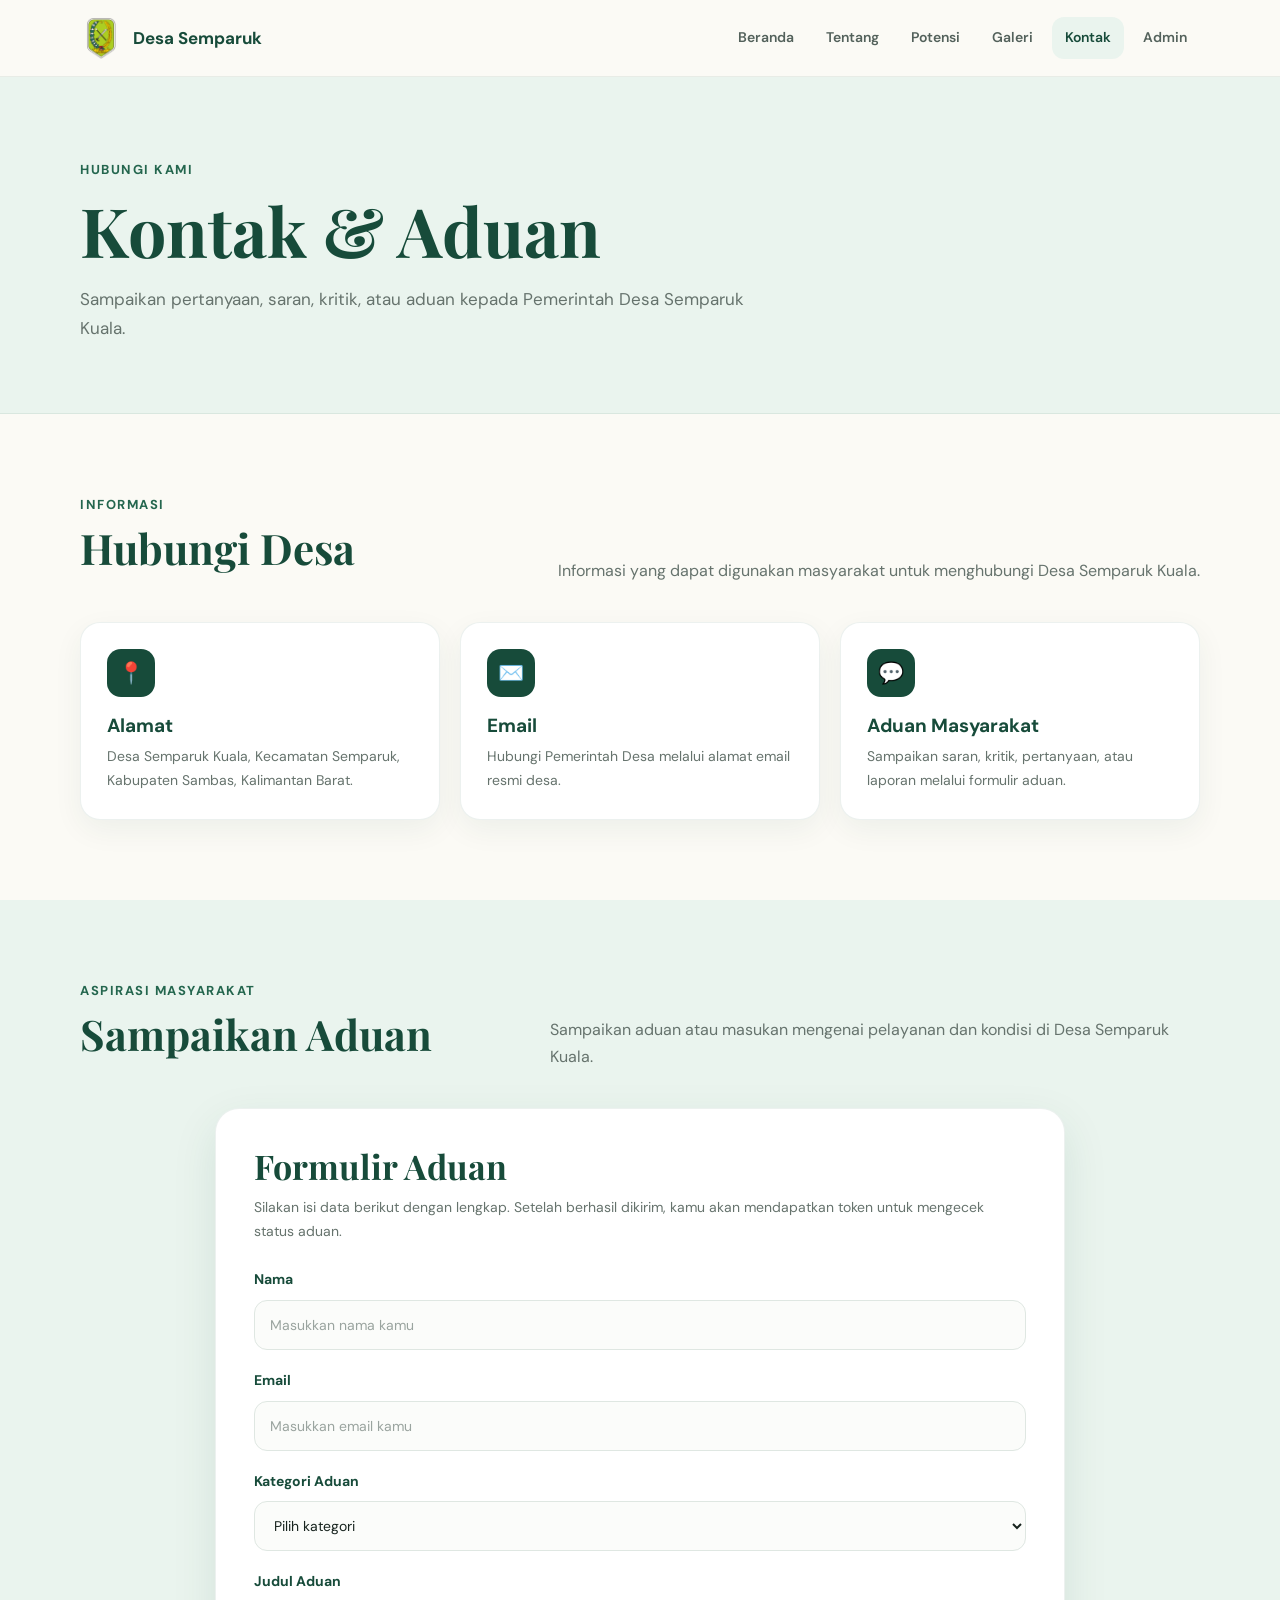
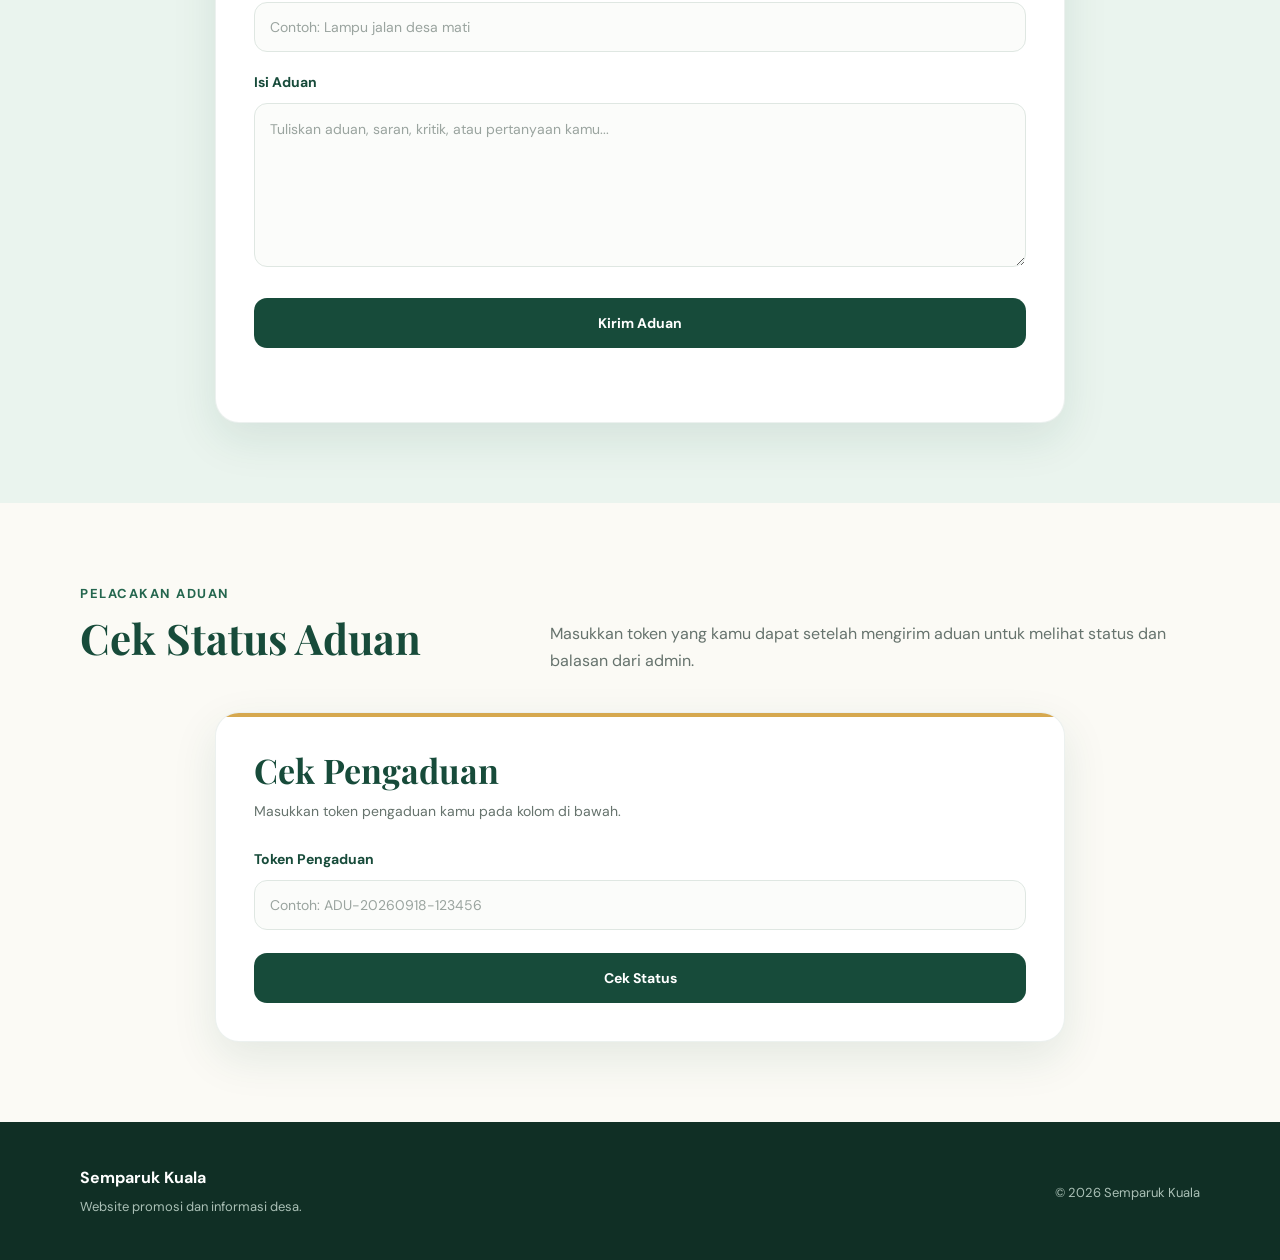
<file: kontak.html>
<!DOCTYPE html>
<html lang="id">

<head>
<meta charset="UTF-8">
<meta name="viewport" content="width=device-width, initial-scale=1.0">

<title>Kontak & Aduan — Semparuk Kuala</title>

<link rel="stylesheet" href="style.css">
</head>

<body>

<!-- NAVBAR -->
<nav>
<div class="container nav-inner">

<a class="brand" href="index.html">

<img
    class="brand-mark"
    src="logo_pemda.png"
    alt="Logo Pemerintah Desa"
>

<span class="brand-text">
<strong>Desa Semparuk</strong>
</span>

</a>

<div class="nav-links">

<a href="index.html">
Beranda
</a>

<a href="tentang.html">
Tentang
</a>

<a href="potensi.html">
Potensi
</a>

<a href="galeri.html">
Galeri
</a>

<a class="active" href="kontak.html">
Kontak
</a>

<a href="admin.html">
Admin
</a>

</div>

</div>
</nav>


<!-- PAGE HERO -->
<header class="page-hero">

<div class="container">

<div class="kicker">
Hubungi Kami
</div>

<h1>
Kontak & Aduan
</h1>

<p>
Sampaikan pertanyaan, saran, kritik, atau aduan kepada Pemerintah Desa Semparuk Kuala.
</p>

</div>

</header>


<!-- INFORMASI KONTAK -->
<section class="section">

<div class="container">

<div class="section-head">

<div>

<div class="kicker">
Informasi
</div>

<h2>
Hubungi Desa
</h2>

</div>

<p>
Informasi yang dapat digunakan masyarakat untuk menghubungi Desa Semparuk Kuala.
</p>

</div>


<div class="info-cards">


<article class="info-card">

<div class="info-icon">
📍
</div>

<h3>
Alamat
</h3>

<p>
Desa Semparuk Kuala, Kecamatan Semparuk,
Kabupaten Sambas, Kalimantan Barat.
</p>

</article>


<article class="info-card">

<div class="info-icon">
✉️
</div>

<h3>
Email
</h3>

<p>
Hubungi Pemerintah Desa melalui alamat email resmi desa.
</p>

</article>


<article class="info-card">

<div class="info-icon">
💬
</div>

<h3>
Aduan Masyarakat
</h3>

<p>
Sampaikan saran, kritik, pertanyaan, atau laporan melalui formulir aduan.
</p>

</article>


</div>

</div>

</section>


<!-- ADUAN -->
<section class="section soft">

<div class="container">

<div class="section-head">

<div>

<div class="kicker">
Aspirasi Masyarakat
</div>

<h2>
Sampaikan Aduan
</h2>

</div>

<p>
Sampaikan aduan atau masukan mengenai pelayanan dan kondisi di Desa Semparuk Kuala.
</p>

</div>


<div class="aduan-wrapper">

<div class="contact-card">

<h2>
Formulir Aduan
</h2>

<p class="form-description">
Silakan isi data berikut dengan lengkap. Setelah berhasil dikirim,
kamu akan mendapatkan token untuk mengecek status aduan.
</p>


<form id="saranForm">


<div class="form-group">

<label for="nama">
Nama
</label>

<input
type="text"
id="nama"
name="nama"
placeholder="Masukkan nama kamu"
required
>

</div>


<div class="form-group">

<label for="email">
Email
</label>

<input
type="email"
id="email"
name="email"
placeholder="Masukkan email kamu"
required
>

</div>


<div class="form-group">

<label for="kategori">
Kategori Aduan
</label>

<select
id="kategori"
name="kategori"
required
>

<option value="">
Pilih kategori
</option>

<option value="Saran">
Saran
</option>

<option value="Kritik">
Kritik
</option>

<option value="Pertanyaan">
Pertanyaan
</option>

<option value="Pelayanan Desa">
Pelayanan Desa
</option>

<option value="Infrastruktur">
Infrastruktur
</option>

<option value="Lainnya">
Lainnya
</option>

</select>

</div>


<div class="form-group">

<label for="judulAduan">
Judul Aduan
</label>

<input
type="text"
id="judulAduan"
name="judulAduan"
placeholder="Contoh: Lampu jalan desa mati"
required
>

</div>


<div class="form-group">

<label for="pesan">
Isi Aduan
</label>

<textarea
id="pesan"
name="pesan"
rows="6"
placeholder="Tuliskan aduan, saran, kritik, atau pertanyaan kamu..."
required
></textarea>

</div>


<button type="submit">
Kirim Aduan
</button>


<div id="statusPesan"></div>

</form>

</div>

</div>

</div>

</section>


<!-- CEK STATUS -->
<section class="section">

<div class="container">

<div class="section-head">

<div>

<div class="kicker">
Pelacakan Aduan
</div>

<h2>
Cek Status Aduan
</h2>

</div>

<p>
Masukkan token yang kamu dapat setelah mengirim aduan untuk melihat status dan balasan dari admin.
</p>

</div>


<div class="aduan-wrapper">

<div class="contact-card cek-card">

<h2>
Cek Pengaduan
</h2>

<p class="form-description">
Masukkan token pengaduan kamu pada kolom di bawah.
</p>


<form id="cekAduanForm">

<div class="form-group">

<label for="tokenPengaduan">
Token Pengaduan
</label>

<input
type="text"
id="tokenPengaduan"
placeholder="Contoh: ADU-20260918-123456"
required
>

</div>


<button type="submit">
Cek Status
</button>

</form>


<div
id="hasilPengaduan"
class="hasil-pengaduan"
></div>

</div>

</div>

</div>

</section>


<!-- FOOTER -->
<footer>

<div class="container footer-inner">

<div>

<strong>
Semparuk Kuala
</strong>

<p>
Website promosi dan informasi desa.
</p>

</div>

<p>
© 2026 Semparuk Kuala
</p>

</div>

</footer>


<script src="script.js"></script>

</body>
</html>
</file>
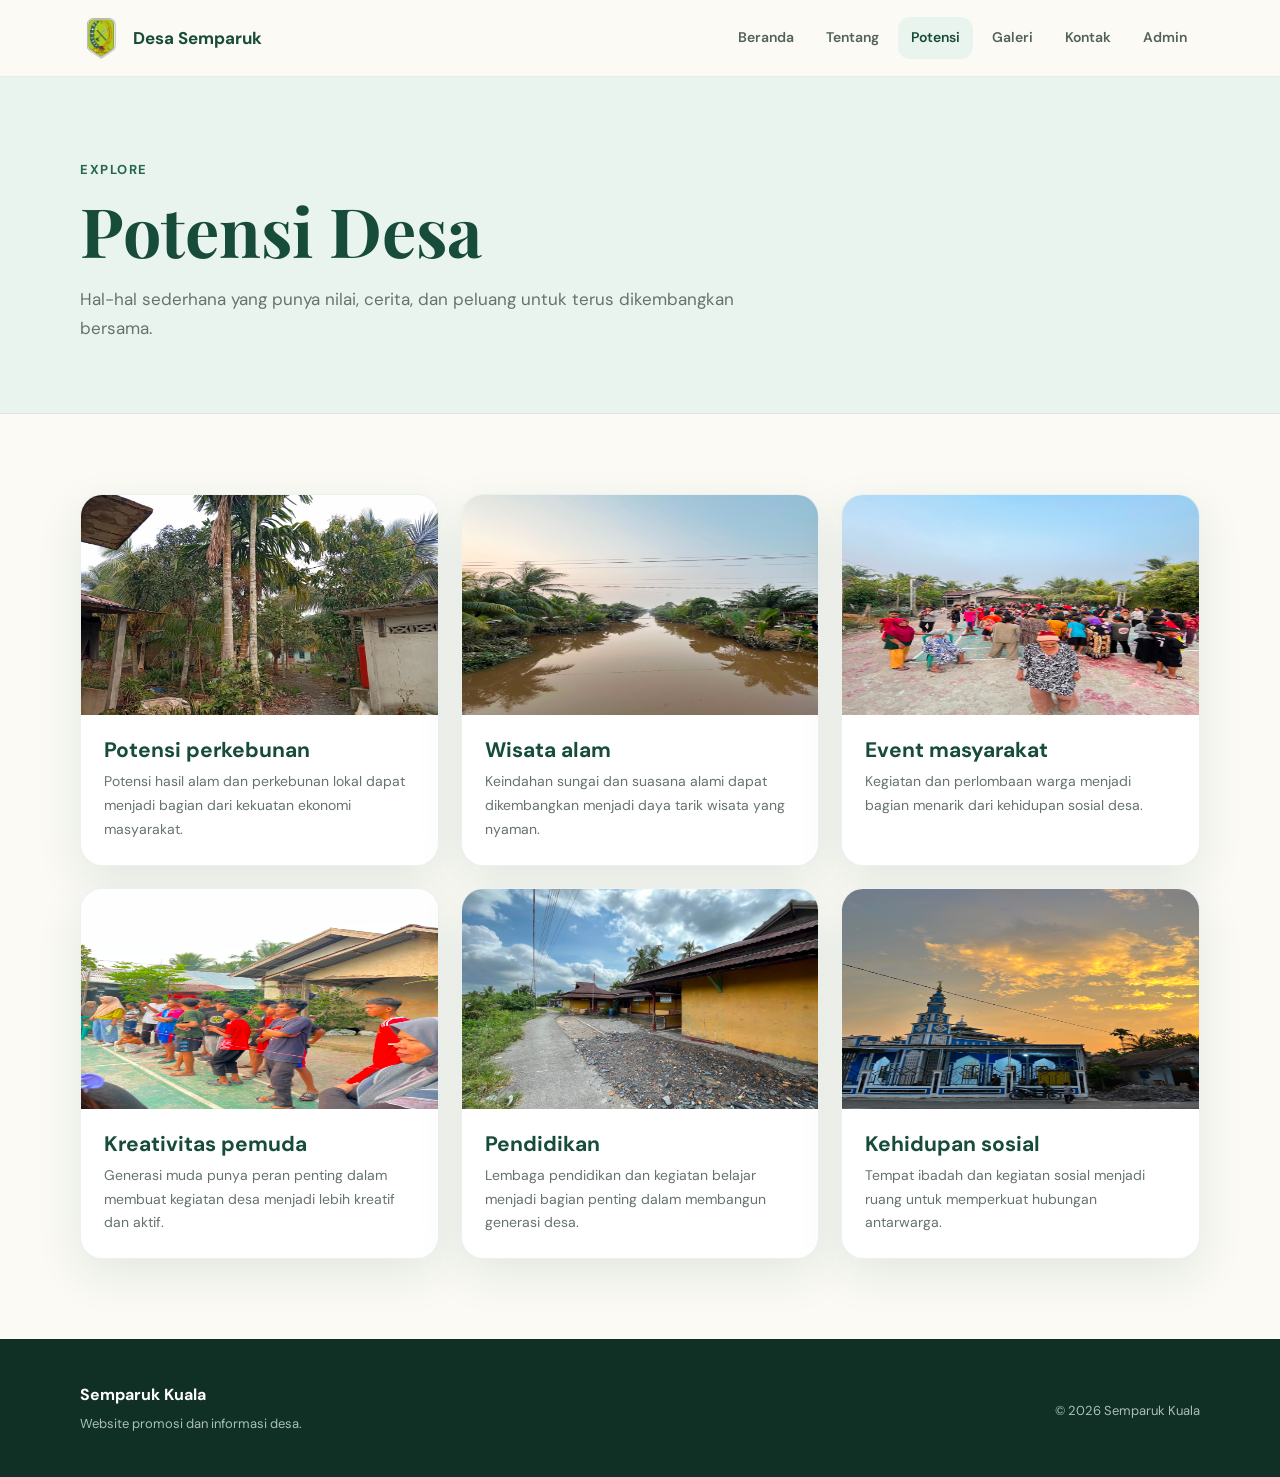
<file: potensi.html>
<!DOCTYPE html>
<html lang="id">

<head>
    <meta charset="UTF-8">
    <meta name="viewport" content="width=device-width, initial-scale=1.0">

    <title>Potensi — Semparuk Kuala</title>

    <link rel="stylesheet" href="style.css">
</head>

<body>

    <!-- NAVBAR -->
    <nav>
        <div class="container nav-inner">

            <a class="brand" href="index.html">

                <img
                    class="brand-logo"
                    src="logo_pemda.png"
                    alt="Logo Pemerintah Desa"
                >

                <span class="brand-text">
                    <strong>Desa Semparuk</strong>
                </span>

            </a>

            <div class="nav-links">

                <a href="index.html">
                    Beranda
                </a>

                <a href="tentang.html">
                    Tentang
                </a>

                <a class="active" href="potensi.html">
                    Potensi
                </a>

                <a href="galeri.html">
                    Galeri
                </a>

                <a href="kontak.html">
                    Kontak
                </a>

                <a href="admin.html">
                    Admin
                </a>

            </div>

        </div>
    </nav>


    <!-- PAGE HERO -->
    <header class="page-hero">

        <div class="container">

            <div class="kicker">
                Explore
            </div>

            <h1>
                Potensi Desa
            </h1>

            <p>
                Hal-hal sederhana yang punya nilai, cerita,
                dan peluang untuk terus dikembangkan bersama.
            </p>

        </div>

    </header>


    <!-- POTENSI DESA -->
    <section class="section">

        <div class="container">

            <div class="cards">

                <article class="card">

                    <img
                        class="card-img"
                        src="pinang.jpg"
                        alt="Potensi lokal"
                    >

                    <div class="card-body">

                        <h3>
                            Potensi perkebunan
                        </h3>

                        <p>
                            Potensi hasil alam dan perkebunan lokal
                            dapat menjadi bagian dari kekuatan ekonomi
                            masyarakat.
                        </p>

                    </div>

                </article>


                <article class="card">

                    <img
                        class="card-img"
                        src="sungai.jpg"
                        alt="Sungai"
                    >

                    <div class="card-body">

                        <h3>
                            Wisata alam
                        </h3>

                        <p>
                            Keindahan sungai dan suasana alami dapat
                            dikembangkan menjadi daya tarik wisata
                            yang nyaman.
                        </p>

                    </div>

                </article>


                <article class="card">

                    <img
                        class="card-img"
                        src="lomba.jpg"
                        alt="Kegiatan masyarakat"
                    >

                    <div class="card-body">

                        <h3>
                            Event masyarakat
                        </h3>

                        <p>
                            Kegiatan dan perlombaan warga menjadi
                            bagian menarik dari kehidupan sosial desa.
                        </p>

                    </div>

                </article>


                <article class="card">

                    <img
                        class="card-img"
                        src="pemuda.jpg"
                        alt="Pemuda desa"
                    >

                    <div class="card-body">

                        <h3>
                            Kreativitas pemuda
                        </h3>

                        <p>
                            Generasi muda punya peran penting dalam
                            membuat kegiatan desa menjadi lebih kreatif
                            dan aktif.
                        </p>

                    </div>

                </article>


                <article class="card">

                    <img
                        class="card-img"
                        src="madrasah.jpg"
                        alt="Madrasah"
                    >

                    <div class="card-body">

                        <h3>
                            Pendidikan
                        </h3>

                        <p>
                            Lembaga pendidikan dan kegiatan belajar
                            menjadi bagian penting dalam membangun
                            generasi desa.
                        </p>

                    </div>

                </article>


                <article class="card">

                    <img
                        class="card-img"
                        src="masjid.jpg"
                        alt="Masjid"
                    >

                    <div class="card-body">

                        <h3>
                            Kehidupan sosial
                        </h3>

                        <p>
                            Tempat ibadah dan kegiatan sosial menjadi
                            ruang untuk memperkuat hubungan antarwarga.
                        </p>

                    </div>

                </article>

            </div>

        </div>

    </section>


    <!-- FOOTER -->
    <footer>

        <div class="container footer-inner">

            <div>

                <strong>
                    Semparuk Kuala
                </strong>

                <p>
                    Website promosi dan informasi desa.
                </p>

            </div>

            <p>
                © 2026 Semparuk Kuala
            </p>

        </div>

    </footer>

</body>

</html>
</file>
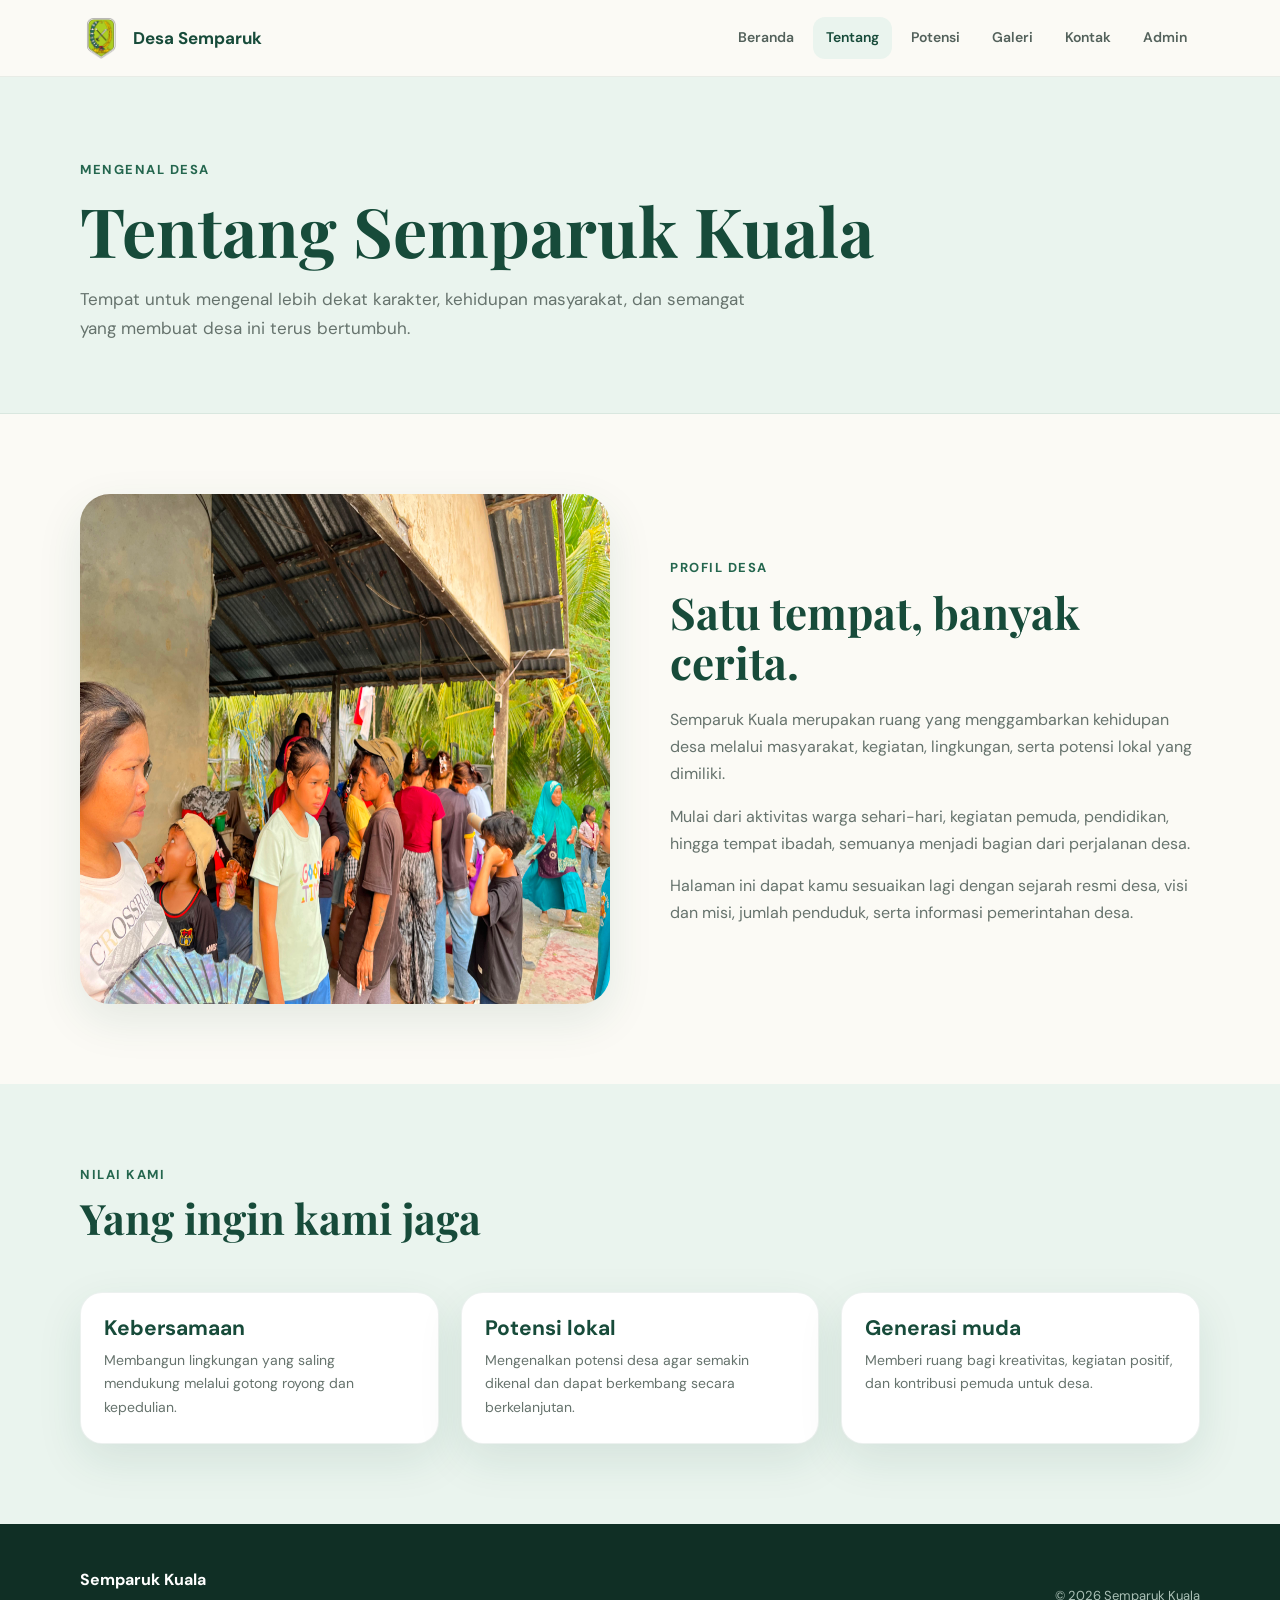
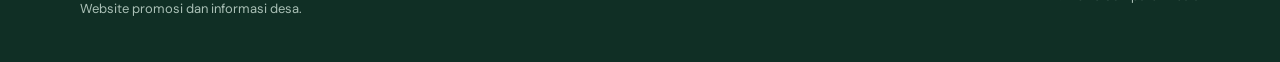
<file: tentang.html>
<!DOCTYPE html>
<html lang="id">

<head>
    <meta charset="UTF-8">
    <meta name="viewport" content="width=device-width, initial-scale=1.0">

    <title>Tentang — Semparuk Kuala</title>

    <link rel="stylesheet" href="style.css">
</head>

<body>

    <!-- NAVBAR -->
    <nav>
        <div class="container nav-inner">

            <a class="brand" href="index.html">

                <img
                    class="brand-logo"
                    src="logo_pemda.png"
                    alt="Logo Pemerintah Desa"
                >

                <span class="brand-text">
                    <strong>Desa Semparuk</strong>
                </span>

            </a>

            <div class="nav-links">

                <a href="index.html">
                    Beranda
                </a>

                <a class="active" href="tentang.html">
                    Tentang
                </a>

                <a href="potensi.html">
                    Potensi
                </a>

                <a href="galeri.html">
                    Galeri
                </a>

                <a href="kontak.html">
                    Kontak
                </a>

                <a href="admin.html">
                    Admin
                </a>

            </div>

        </div>
    </nav>


    <!-- PAGE HERO -->
    <header class="page-hero">

        <div class="container">

            <div class="kicker">
                Mengenal desa
            </div>

            <h1>
                Tentang Semparuk Kuala
            </h1>

            <p>
                Tempat untuk mengenal lebih dekat karakter,
                kehidupan masyarakat, dan semangat yang membuat
                desa ini terus bertumbuh.
            </p>

        </div>

    </header>


    <!-- PROFIL DESA -->
    <section class="section">

        <div class="container split">

            <img
                class="split-img"
                src="teras.jpg"
                alt="Suasana teras desa"
            >

            <div class="text">

                <div class="kicker">
                    Profil desa
                </div>

                <h2>
                    Satu tempat, banyak cerita.
                </h2>

                <p>
                    Semparuk Kuala merupakan ruang yang menggambarkan
                    kehidupan desa melalui masyarakat, kegiatan,
                    lingkungan, serta potensi lokal yang dimiliki.
                </p>

                <p>
                    Mulai dari aktivitas warga sehari-hari, kegiatan
                    pemuda, pendidikan, hingga tempat ibadah, semuanya
                    menjadi bagian dari perjalanan desa.
                </p>

                <p>
                    Halaman ini dapat kamu sesuaikan lagi dengan
                    sejarah resmi desa, visi dan misi, jumlah penduduk,
                    serta informasi pemerintahan desa.
                </p>

            </div>

        </div>

    </section>


    <!-- NILAI KAMI -->
    <section class="section soft">

        <div class="container">

            <div class="section-head">

                <div>

                    <div class="kicker">
                        Nilai kami
                    </div>

                    <h2>
                        Yang ingin kami jaga
                    </h2>

                </div>

            </div>


            <div class="cards">

                <div class="card">

                    <div class="card-body">

                        <h3>
                            Kebersamaan
                        </h3>

                        <p>
                            Membangun lingkungan yang saling mendukung
                            melalui gotong royong dan kepedulian.
                        </p>

                    </div>

                </div>


                <div class="card">

                    <div class="card-body">

                        <h3>
                            Potensi lokal
                        </h3>

                        <p>
                            Mengenalkan potensi desa agar semakin dikenal
                            dan dapat berkembang secara berkelanjutan.
                        </p>

                    </div>

                </div>


                <div class="card">

                    <div class="card-body">

                        <h3>
                            Generasi muda
                        </h3>

                        <p>
                            Memberi ruang bagi kreativitas, kegiatan
                            positif, dan kontribusi pemuda untuk desa.
                        </p>

                    </div>

                </div>

            </div>

        </div>

    </section>


    <!-- FOOTER -->
    <footer>

        <div class="container footer-inner">

            <div>

                <strong>
                    Semparuk Kuala
                </strong>

                <p>
                    Website promosi dan informasi desa.
                </p>

            </div>

            <p>
                © 2026 Semparuk Kuala
            </p>

        </div>

    </footer>

</body>

</html>
</file>
<file: style.css>
@import url('https://fonts.googleapis.com/css2?family=DM+Sans:wght@400;500;600;700&family=Playfair+Display:wght@600;700&display=swap');

:root{
  --green:#174b3a;
  --green-2:#24664e;
  --mint:#eaf4ee;
  --cream:#fbfaf5;
  --gold:#d6a84f;
  --dark:#17231e;
  --muted:#66736d;
  --white:#ffffff;
  --line:#dfe7e2;
  --shadow:0 16px 45px rgba(23,75,58,.10);
  --radius:22px;
}

*{
  box-sizing:border-box;
  margin:0;
  padding:0;
}

html{
  scroll-behavior:smooth;
}

body{
  font-family:'DM Sans',Arial,sans-serif;
  color:var(--dark);
  background:var(--cream);
  line-height:1.7;
}

a{
  text-decoration:none;
  color:inherit;
}

/* =====================================================
   GAMBAR UMUM
===================================================== */

img{
  display:block;
  max-width:100%;
}

.container{
  width:min(1120px,92%);
  margin:auto;
}


/* =====================================================
   NAVBAR
===================================================== */

nav,
.navbar{
  position:sticky;
  top:0;
  z-index:50;
  background:rgba(251,250,245,.96);
  backdrop-filter:blur(14px);
  border-bottom:1px solid rgba(23,75,58,.08);
}

.nav-inner,
.nav-container{
  min-height:76px;
  width:min(1120px,92%);
  margin:auto;
  display:flex;
  align-items:center;
  justify-content:space-between;
  gap:24px;
}


/* =====================================================
   BRAND NAVBAR
===================================================== */

nav .brand,
.navbar .brand{
  display:flex;
  align-items:center;
  gap:11px;
  flex-shrink:0;
  font-weight:700;
  color:var(--green);
}


/*
   KHUSUS LOGO PEMERINTAH DI NAVBAR

   Jangan gunakan width:100%.
   Ukuran dikunci agar tidak membesar.
*/

nav .brand-mark,
.navbar .brand-mark{
  display:block !important;

  width:42px !important;
  height:42px !important;

  min-width:42px !important;
  min-height:42px !important;

  max-width:42px !important;
  max-height:42px !important;

  flex:0 0 42px !important;

  object-fit:contain !important;
  object-position:center !important;

  border-radius:0 !important;

  margin:0 !important;
  padding:0 !important;
}


/* dukungan jika halaman lain menggunakan brand-logo */

nav .brand-logo,
.navbar .brand-logo{
  display:block !important;

  width:42px !important;
  height:42px !important;

  min-width:42px !important;
  min-height:42px !important;

  max-width:42px !important;
  max-height:42px !important;

  flex:0 0 42px !important;

  object-fit:contain !important;
  object-position:center !important;

  margin:0 !important;
  padding:0 !important;
}


.brand-text{
  display:flex;
  align-items:center;
  flex-shrink:0;
}

.brand-text strong{
  display:block;
  color:var(--green);
  font-size:17px;
  font-weight:700;
  line-height:1.3;
  white-space:nowrap;
}


/* =====================================================
   NAVIGATION
===================================================== */

.nav-links,
.nav-menu{
  display:flex;
  gap:6px;
  flex-wrap:wrap;
  justify-content:flex-end;
}

.nav-links a,
.nav-menu a{
  padding:9px 13px;
  border-radius:12px;
  color:#53615b;
  font-size:14px;
  font-weight:600;
  transition:.2s ease;
}

.nav-links a:hover,
.nav-links a.active,
.nav-menu a:hover,
.nav-menu a.active{
  background:var(--mint);
  color:var(--green);
}


/* =====================================================
   HERO
===================================================== */

.hero{
  min-height:650px;
  display:flex;
  align-items:center;
  position:relative;
  overflow:hidden;

  background:
    linear-gradient(
      90deg,
      rgba(10,35,27,.88),
      rgba(10,35,27,.42)
    ),
    url('sunset.jpg') center/cover;

  color:#fff;
}

.hero-content{
  padding:90px 0;
  max-width:720px;
}

.eyebrow{
  display:inline-flex;
  align-items:center;
  gap:9px;
  color:var(--gold);
  font-size:13px;
  font-weight:700;
  letter-spacing:1.8px;
  text-transform:uppercase;
  margin-bottom:18px;
}

.eyebrow:before{
  content:"";
  width:28px;
  height:2px;
  background:var(--gold);
}

h1,
h2,
h3{
  line-height:1.15;
}

.hero h1{
  font-family:'Playfair Display',serif;
  font-size:clamp(48px,8vw,86px);
  margin-bottom:22px;
}

.hero p{
  max-width:620px;
  color:rgba(255,255,255,.86);
  font-size:18px;
}

.actions{
  display:flex;
  gap:12px;
  flex-wrap:wrap;
  margin-top:32px;
}

.btn{
  display:inline-flex;
  align-items:center;
  justify-content:center;
  padding:13px 20px;
  border-radius:13px;
  font-weight:700;
  font-size:14px;
  transition:.2s ease;
  border:none;
  cursor:pointer;
}

.btn-primary{
  background:var(--green);
  color:#fff;
}

.btn-outline{
  border:1px solid rgba(255,255,255,.45);
  color:#fff;
}

.btn:hover{
  transform:translateY(-2px);
}

.btn-primary:hover{
  background:var(--green-2);
}


/* =====================================================
   PAGE HERO
===================================================== */

.page-hero{
  padding:82px 0 70px;
  background:var(--mint);
  border-bottom:1px solid rgba(23,75,58,.08);
}

.page-hero h1{
  font-family:'Playfair Display',serif;
  font-size:clamp(44px,7vw,68px);
  color:var(--green);
  margin:10px 0 16px;
  max-width:850px;
}

.page-hero h1 span{
  display:block;
}

.page-hero p{
  max-width:700px;
  color:var(--muted);
  font-size:17px;
}


/* =====================================================
   SECTION
===================================================== */

.section{
  padding:80px 0;
}

.section.soft,
.section-soft{
  background:var(--mint);
}

.section-head,
.section-heading{
  margin-bottom:38px;
}

.section-head{
  display:flex;
  align-items:end;
  justify-content:space-between;
  gap:25px;
}

.section-head h2,
.section-heading h2{
  font-family:'Playfair Display',serif;
  font-size:42px;
  color:var(--green);
  margin-bottom:12px;
}

.section-head p,
.section-heading p{
  max-width:650px;
  color:var(--muted);
}

.kicker{
  color:var(--green-2);
  font-weight:700;
  font-size:13px;
  letter-spacing:1.5px;
  text-transform:uppercase;
  margin-bottom:8px;
}


/* =====================================================
   CARDS
===================================================== */

.cards{
  display:grid;
  grid-template-columns:repeat(3,1fr);
  gap:22px;
}

.card{
  background:#fff;
  border:1px solid rgba(23,75,58,.08);
  border-radius:var(--radius);
  overflow:hidden;
  box-shadow:var(--shadow);
}

.card-img{
  height:220px;
  width:100%;
}

.card-body{
  padding:23px;
}

.card h3{
  font-size:21px;
  color:var(--green);
  margin-bottom:8px;
}

.card p{
  color:var(--muted);
  font-size:14px;
}


/* =====================================================
   STATS
===================================================== */

.stats{
  display:grid;
  grid-template-columns:repeat(4,1fr);
  gap:16px;
}

.stat{
  padding:25px;
  background:#fff;
  border-radius:18px;
  text-align:center;
  border:1px solid rgba(23,75,58,.07);
}

.stat strong{
  display:block;
  color:var(--green);
  font-size:30px;
}

.stat span{
  font-size:13px;
  color:var(--muted);
}


/* =====================================================
   SPLIT SECTION
===================================================== */

.split{
  display:grid;
  grid-template-columns:1fr 1fr;
  gap:60px;
  align-items:center;
}

.split-img{
  height:510px;
  width:100%;
  border-radius:30px;
  box-shadow:var(--shadow);
}

.text h2{
  font-family:'Playfair Display',serif;
  color:var(--green);
  font-size:44px;
  margin-bottom:18px;
}

.text p{
  color:var(--muted);
  margin-bottom:15px;
}

.quote{
  margin-top:26px;
  padding:22px 24px;
  border-left:4px solid var(--gold);
  background:#fff;
  border-radius:0 16px 16px 0;
  color:var(--green);
  font-weight:600;
}


/* =====================================================
   GALLERY
===================================================== */

.gallery{
  display:grid;
  grid-template-columns:repeat(3,1fr);
  gap:15px;
}

.gallery figure{
  position:relative;
  border-radius:18px;
  overflow:hidden;
  height:260px;
  background:#ddd;
}

.gallery figure.tall{
  height:535px;
  grid-row:span 2;
}

.gallery img{
  width:100%;
  height:100%;
  object-fit:cover;
  transition:.3s;
}

.gallery figure:hover img{
  transform:scale(1.04);
}

.gallery figcaption{
  position:absolute;
  left:0;
  right:0;
  bottom:0;
  padding:38px 18px 15px;
  color:#fff;
  background:linear-gradient(transparent,rgba(0,0,0,.7));
  font-weight:600;
}


/* =====================================================
   CONTACT / ADUAN
===================================================== */

.contact-grid,
.aduan-wrapper{
  display:grid;
  grid-template-columns:1fr;
  gap:26px;
  max-width:850px;
  margin:auto;
}

.contact-card{
  background:#fff;
  border:1px solid rgba(23,75,58,.08);
  border-radius:24px;
  padding:38px;
  box-shadow:var(--shadow);
}

.contact-card h2{
  font-family:'Playfair Display',serif;
  color:var(--green);
  font-size:34px;
  margin-bottom:10px;
}

.form-description{
  color:var(--muted);
  font-size:14px;
  margin-bottom:24px;
}

.contact-card form{
  margin-top:24px;
}

.form-group{
  margin-bottom:19px;
}

.form-group label{
  display:block;
  color:var(--green);
  font-size:14px;
  font-weight:700;
  margin-bottom:8px;
}

.contact-card input,
.contact-card select,
.contact-card textarea{
  width:100%;
  padding:14px 15px;
  border:1px solid var(--line);
  border-radius:13px;
  background:#fbfcfa;
  color:var(--dark);
  font-family:'DM Sans',Arial,sans-serif;
  font-size:14px;
  outline:none;
  transition:.2s ease;
}

.contact-card input{
  min-height:50px;
}

.contact-card select{
  min-height:50px;
  cursor:pointer;
}

.contact-card textarea{
  min-height:155px;
  resize:vertical;
  line-height:1.6;
}

.contact-card input::placeholder,
.contact-card textarea::placeholder{
  color:#9aa49f;
}

.contact-card input:focus,
.contact-card select:focus,
.contact-card textarea:focus{
  border-color:var(--green-2);
  background:#fff;
  box-shadow:0 0 0 4px rgba(36,102,78,.09);
}

.contact-card button{
  width:100%;
  min-height:50px;
  margin-top:4px;
  padding:14px 20px;
  border:none;
  border-radius:13px;
  background:var(--green);
  color:#fff;
  font-family:'DM Sans',Arial,sans-serif;
  font-size:14px;
  font-weight:700;
  cursor:pointer;
  transition:.2s ease;
}

.contact-card button:hover{
  background:var(--green-2);
  transform:translateY(-1px);
}

#statusPesan{
  margin-top:16px!important;
  padding:0 5px;
  text-align:center;
  color:var(--muted);
  font-size:13px;
  line-height:1.5;
  min-height:20px;
}


/* =====================================================
   CEK PENGADUAN
===================================================== */

.cek-card{
  position:relative;
  overflow:hidden;
}

.cek-card:before{
  content:"";
  position:absolute;
  top:0;
  left:0;
  width:100%;
  height:4px;
  background:var(--gold);
}

.cek-card form{
  margin-top:20px;
}

.hasil-pengaduan{
  display:none;
  margin-top:20px;
  padding:16px 18px;
  border-radius:14px;
  background:var(--mint);
  border:1px solid rgba(23,75,58,.10);
  color:var(--green);
  font-size:14px;
}

.hasil-pengaduan:not(:empty){
  display:block;
}


/* =====================================================
   INFO CARDS
===================================================== */

.info-cards{
  display:grid;
  grid-template-columns:repeat(3,1fr);
  gap:20px;
}

.info-card{
  background:#fff;
  border:1px solid rgba(23,75,58,.08);
  border-radius:20px;
  padding:26px;
  box-shadow:0 10px 30px rgba(23,75,58,.06);
  transition:.2s ease;
}

.info-card:hover{
  transform:translateY(-3px);
  box-shadow:var(--shadow);
}

.info-icon{
  width:48px;
  height:48px;
  border-radius:14px;
  background:var(--green);
  display:grid;
  place-items:center;
  font-size:21px;
  margin-bottom:18px;
}

.info-card h3{
  color:var(--green);
  font-size:19px;
  margin-bottom:8px;
}

.info-card p{
  color:var(--muted);
  font-size:14px;
}


/* =====================================================
   CONTACT INFORMATION
===================================================== */

.contact-info{
  color:var(--dark);
}

.contact-info h2{
  font-family:'Playfair Display',serif;
  color:var(--green);
  font-size:42px;
  margin-bottom:12px;
}

.contact-info > p{
  color:var(--muted);
  margin-bottom:25px;
}

.contact-list{
  margin-top:25px;
}

.contact-item{
  display:flex;
  gap:15px;
  padding:19px 0;
  border-bottom:1px solid #edf0ed;
}

.contact-item:last-child{
  border-bottom:0;
}

.contact-icon{
  width:45px;
  height:45px;
  min-width:45px;
  border-radius:13px;
  background:var(--mint);
  display:grid;
  place-items:center;
  font-size:19px;
}

.contact-item strong{
  display:block;
  color:var(--green);
  margin-bottom:2px;
}

.contact-item p{
  color:var(--muted);
  font-size:14px;
}


/* =====================================================
   MAP
===================================================== */

.map{
  min-height:390px;
  border-radius:24px;
  background:
    linear-gradient(rgba(23,75,58,.78),rgba(23,75,58,.78)),
    url('sungai.jpg') center/cover;
  color:#fff;
  padding:35px;
  display:flex;
  flex-direction:column;
  justify-content:end;
}

.map h3{
  font-family:'Playfair Display',serif;
  font-size:32px;
}

.map-placeholder{
  min-height:330px;
  border-radius:24px;
  background:
    linear-gradient(rgba(23,75,58,.78),rgba(23,75,58,.78)),
    url('sungai.jpg') center/cover;
  display:flex;
  align-items:center;
  justify-content:center;
  text-align:center;
  color:#fff;
  padding:30px;
  box-shadow:var(--shadow);
}

.map-placeholder h3{
  font-family:'Playfair Display',serif;
  font-size:34px;
  margin:10px 0 4px;
}

.map-placeholder p{
  color:rgba(255,255,255,.82);
}

.map-icon{
  font-size:35px;
}


/* =====================================================
   FOOTER
===================================================== */

footer,
.footer{
  background:#102f25;
  color:#dbe8e1;
  padding:42px 0;
}

.footer-inner,
.footer-content{
  width:min(1120px,92%);
  margin:auto;
  display:flex;
  justify-content:space-between;
  gap:30px;
  align-items:center;
}

footer strong,
.footer strong{
  color:#fff;
  font-size:16px;
}

footer p,
.footer p{
  font-size:13px;
  color:#aac0b6;
  margin-top:5px;
}


/* =====================================================
   LOGIN ADMIN
===================================================== */

.login-page{
  min-height:100vh;
  background:
    linear-gradient(
      135deg,
      rgba(23,75,58,.96),
      rgba(36,102,78,.92)
    );
  display:flex;
  align-items:center;
  justify-content:center;
  padding:30px 20px;
}

.login-wrapper{
  width:100%;
  max-width:460px;
}

.login-card{
  background:var(--cream);
  border-radius:28px;
  padding:42px;
  box-shadow:0 25px 70px rgba(0,0,0,.18);
  border:1px solid rgba(255,255,255,.25);
}


/* LOGIN LOGO */

.login-logo{
  display:flex;
  align-items:center;
  gap:13px;
  margin-bottom:38px;
}

.login-mark{
  width:48px;
  height:48px;
  min-width:48px;
  border-radius:15px;
  background:var(--green);
  color:#fff;
  display:grid;
  place-items:center;
  font-weight:700;
  font-size:17px;
  letter-spacing:.5px;
  box-shadow:0 8px 20px rgba(23,75,58,.15);
}

.login-logo strong{
  display:block;
  color:var(--muted);
  font-size:11px;
  letter-spacing:1.6px;
  line-height:1.3;
}

.login-logo span{
  display:block;
  color:var(--green);
  font-size:17px;
  font-weight:700;
  line-height:1.3;
}


/* LOGIN HEADING */

.login-heading{
  margin-bottom:28px;
}

.login-heading .eyebrow{
  color:var(--green-2);
  margin-bottom:10px;
}

.login-heading .eyebrow:before{
  background:var(--gold);
}

.login-heading h1{
  font-family:'Playfair Display',serif;
  color:var(--green);
  font-size:42px;
  margin-bottom:10px;
}

.login-heading p{
  color:var(--muted);
  font-size:14px;
  line-height:1.6;
}


/* LOGIN FORM */

.login-form-group{
  margin-bottom:20px;
}

.login-form-group label{
  display:block;
  color:var(--green);
  font-size:14px;
  font-weight:700;
  margin-bottom:8px;
}

.login-form-group input{
  width:100%;
  min-height:50px;
  padding:14px 15px;
  border:1px solid var(--line);
  border-radius:13px;
  background:#fff;
  color:var(--dark);
  font-family:'DM Sans',Arial,sans-serif;
  font-size:14px;
  outline:none;
  transition:.2s ease;
}

.login-form-group input::placeholder{
  color:#9aa49f;
}

.login-form-group input:focus{
  border-color:var(--green-2);
  box-shadow:0 0 0 4px rgba(36,102,78,.09);
}


/* PASSWORD */

.password-wrapper{
  position:relative;
}

.password-wrapper input{
  padding-right:95px;
}

.show-password{
  position:absolute;
  right:10px;
  top:50%;
  transform:translateY(-50%);
  border:none;
  background:var(--mint);
  color:var(--green);
  padding:7px 10px;
  border-radius:9px;
  font-family:'DM Sans',Arial,sans-serif;
  font-size:12px;
  font-weight:700;
  cursor:pointer;
  transition:.2s ease;
}

.show-password:hover{
  background:#dcece3;
}


/* LOGIN BUTTON */

.login-button{
  width:100%;
  min-height:51px;
  margin-top:5px;
  padding:14px 20px;
  border:none;
  border-radius:13px;
  background:var(--green);
  color:#fff;
  font-family:'DM Sans',Arial,sans-serif;
  font-size:14px;
  font-weight:700;
  cursor:pointer;
  display:flex;
  align-items:center;
  justify-content:center;
  gap:10px;
  transition:.2s ease;
}

.login-button:hover{
  background:var(--green-2);
  transform:translateY(-1px);
}

.login-button span{
  font-size:18px;
}


/* STATUS LOGIN */

.login-status{
  min-height:21px;
  margin-top:16px;
  text-align:center;
  color:var(--muted);
  font-size:13px;
  line-height:1.5;
}

.login-status.success{
  color:#24664e;
}

.login-status.error{
  color:#b04a4a;
}


/* KEMBALI */

.back-home{
  display:block;
  margin-top:25px;
  text-align:center;
  color:var(--green);
  font-size:13px;
  font-weight:600;
  transition:.2s ease;
}

.back-home:hover{
  color:var(--green-2);
}


/* =====================================================
   TABLET
===================================================== */

@media(max-width:800px){

  .nav-inner,
  .nav-container{
    align-items:flex-start;
    padding:15px 0;
    flex-direction:column;
  }

  .nav-links,
  .nav-menu{
    justify-content:flex-start;
    width:100%;
  }

  .hero{
    min-height:600px;
  }

  .cards,
  .stats,
  .gallery{
    grid-template-columns:1fr 1fr;
  }

  .split{
    grid-template-columns:1fr;
    gap:35px;
  }

  .split-img{
    height:360px;
  }

  .gallery figure.tall{
    height:400px;
    grid-row:auto;
  }

  .section{
    padding:65px 0;
  }

  .section-head{
    display:block;
  }

  .section-head p{
    margin-top:12px;
  }

  .contact-grid{
    grid-template-columns:1fr;
  }

  .aduan-wrapper{
    max-width:700px;
  }

  .contact-card{
    padding:30px;
  }

  .info-cards{
    grid-template-columns:1fr 1fr;
  }

  .footer-inner,
  .footer-content{
    align-items:flex-start;
  }
}


/* =====================================================
   MOBILE
===================================================== */

@media(max-width:520px){

  .container{
    width:min(92%,100%);
  }

  .nav-links,
  .nav-menu{
    gap:2px;
  }

  .nav-links a,
  .nav-menu a{
    font-size:12px;
    padding:8px 9px;
  }


  /* =================================================
     LOGO NAVBAR MOBILE
  ================================================= */

  nav .brand-mark,
  .navbar .brand-mark{
    width:38px !important;
    height:38px !important;

    min-width:38px !important;
    min-height:38px !important;

    max-width:38px !important;
    max-height:38px !important;

    flex:0 0 38px !important;

    object-fit:contain !important;
  }

  nav .brand-logo,
  .navbar .brand-logo{
    width:38px !important;
    height:38px !important;

    min-width:38px !important;
    min-height:38px !important;

    max-width:38px !important;
    max-height:38px !important;

    flex:0 0 38px !important;

    object-fit:contain !important;
  }

  .brand-text strong{
    font-size:16px;
  }


  /* =================================================
     HERO
  ================================================= */

  .hero{
    min-height:570px;
  }

  .hero h1{
    font-size:48px;
  }

  .hero p{
    font-size:16px;
  }

  .page-hero{
    padding:65px 0 55px;
  }

  .page-hero h1{
    font-size:43px;
  }

  .page-hero p{
    font-size:15px;
  }

  .cards,
  .stats,
  .gallery,
  .info-cards{
    grid-template-columns:1fr;
  }

  .gallery figure,
  .gallery figure.tall{
    height:260px;
  }

  .text h2,
  .section-head h2,
  .section-heading h2{
    font-size:36px;
  }

  .contact-card{
    padding:27px 20px;
    border-radius:20px;
  }

  .contact-card h2{
    font-size:31px;
  }

  .contact-card form{
    margin-top:24px;
  }

  .form-group{
    margin-bottom:18px;
  }

  .contact-card input,
  .contact-card select{
    min-height:49px;
  }

  .contact-card textarea{
    min-height:145px;
  }

  .contact-card button{
    min-height:51px;
    margin-top:5px;
  }

  .aduan-wrapper{
    gap:20px;
  }

  .map-placeholder{
    min-height:270px;
    border-radius:20px;
  }

  .map-placeholder h3{
    font-size:29px;
  }

  .footer-inner,
  .footer-content{
    display:block;
  }

  .footer-inner > p,
  .footer-content > p{
    margin-top:20px;
  }


  /* =================================================
     LOGIN MOBILE
  ================================================= */

  .login-page{
    padding:20px 15px;
  }

  .login-card{
    padding:30px 22px;
    border-radius:23px;
  }

  .login-logo{
    margin-bottom:30px;
  }

  .login-heading h1{
    font-size:36px;
  }

  .login-heading p{
    font-size:13px;
  }

  .login-form-group{
    margin-bottom:18px;
  }

  .login-form-group input{
    min-height:49px;
  }

  .login-button{
    min-height:50px;
  }

}
</file>
